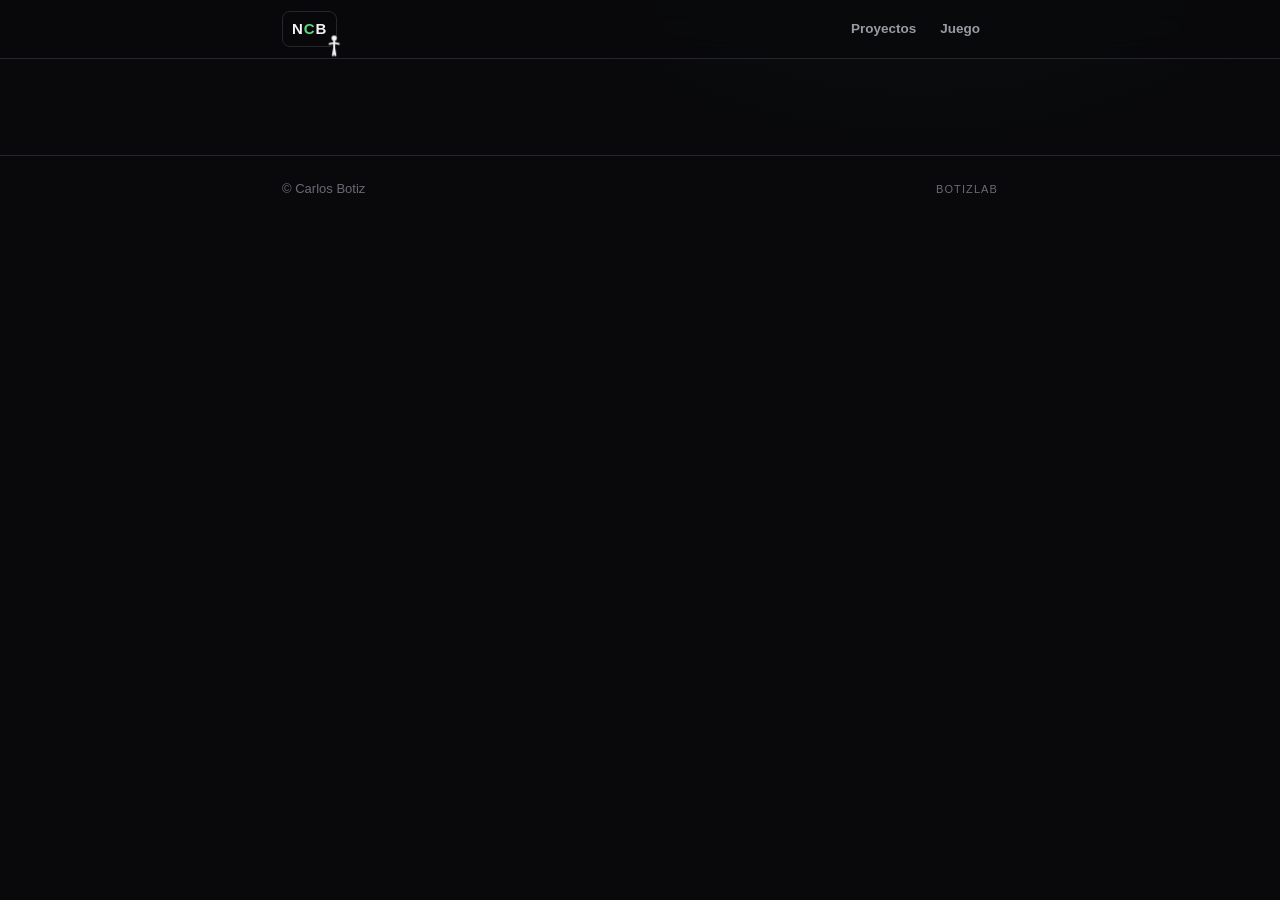
<file: cuenta/index.html>
<!DOCTYPE html>
<html lang="es">
<head>
  <meta charset="UTF-8" />
  <meta name="viewport" content="width=device-width, initial-scale=1.0" />
  <title>Tu cuenta — Carlos Botiz</title>
  <meta name="description" content="Tu cuenta de GymSpeak: la misma para la app, el juego y la web." />
  <meta name="theme-color" content="#09090b" />
  <link rel="icon" href="../assets/favicon.svg" type="image/svg+xml" />
  <link rel="stylesheet" href="../css/styles.css?v=15" />
  <link rel="stylesheet" href="cuenta.css?v=15" />
</head>
<body>

  <nav class="nav">
    <div class="wrap nav-inner">
      <a class="mono" href="/" aria-label="Inicio">N<i>C</i>B</a>
      <!-- El botón de cuenta va FUERA del menú plegable: en el móvil tiene que
           verse siempre, para saber de un vistazo si estás dentro o no. -->
      <div class="nav-derecha">
        <div class="nav-links" id="navLinks">
          <a href="/#proyectos">Proyectos</a>
        <a href="/juego/">Juego</a>
        </div>
        <span class="hueco-cuenta" id="huecoCuenta"></span>
        <button class="nav-toggle" id="navToggle" type="button" aria-label="Abrir menú" aria-expanded="false">≡</button>
      </div>
    </div>
  </nav>

  <main class="wrap estrecho">

    <!-- Cargando: evita el parpadeo de "Entrar" a quien ya tiene sesión -->
    <p class="cargando" id="cargando">Un momento…</p>

    <!-- ── Entrar o registrarse ── -->
    <section class="card" id="acceso" hidden>
      <div class="pestanas" role="tablist">
        <button type="button" role="tab" data-modo="entrar" aria-selected="true">Entrar</button>
        <button type="button" role="tab" data-modo="registro" aria-selected="false">Crear cuenta</button>
      </div>

      <p class="explica" id="explica">
        Si ya tienes cuenta de BotizLab, inicia sesión.
      </p>

      <form id="formAcceso" novalidate onsubmit="return false">
        <!-- En el registro cada campo va en su línea: son datos distintos, y en
             pareja parecen uno solo partido en dos -->
        <div class="solo-registro" hidden>
          <label>
            <span>Nombre</span>
            <input type="text" name="nombre" maxlength="40" autocomplete="name" aria-describedby="e-nombre" />
            <small class="fallo" id="e-nombre"></small>
          </label>
          <label>
            <span>Usuario</span>
            <input type="text" name="usuario" maxlength="20" autocomplete="username" placeholder="sin arroba" aria-describedby="e-usuario" />
            <small class="fallo" id="e-usuario"></small>
          </label>
        </div>

        <label>
          <span>Correo</span>
          <input type="email" name="email" maxlength="120" required autocomplete="email" aria-describedby="e-email" />
          <small class="fallo" id="e-email"></small>
        </label>

        <label>
          <span>Contraseña</span>
          <input type="password" name="clave" required autocomplete="current-password" aria-describedby="e-clave" />
          <small class="fallo" id="e-clave"></small>
        </label>

        <!-- Sin marcarla no se crea la cuenta. Y va desmarcada de fábrica: un
             consentimiento que viene puesto no consiente nada. -->
        <div class="solo-registro acepto" hidden>
          <label class="casilla">
            <input type="checkbox" name="acepto" aria-describedby="e-acepto" />
            <span class="casilla-txt">
              He leído y acepto los
              <a href="https://botizlab.github.io/gymspeak-web/terminos.html" target="_blank" rel="noopener">términos</a>
              y la
              <a href="https://botizlab.github.io/gymspeak-web/privacidad.html" target="_blank" rel="noopener">política de privacidad</a>.
            </span>
          </label>
          <small class="fallo" id="e-acepto"></small>
        </div>

        <div class="envio">
          <button class="btn btn-primary" type="submit" id="btnAcceso">Entrar</button>
          <button class="btn-texto" type="button" id="btnOlvide">He olvidado mi contraseña</button>
        </div>
        <p class="aviso" id="avisoAcceso" role="status" aria-live="polite"></p>
      </form>

      <p class="cambiar-modo">
        <span id="cambiarTexto">¿No tienes cuenta?</span>
        <button type="button" class="btn-texto" id="btnCambiar">Crear una</button>
      </p>
    </section>

    <!-- ── El perfil ── -->
    <section id="perfil" hidden>
      <div class="card ficha">
        <div class="ficha-cab">
          <span class="emoji-grande" id="emoji">💪</span>
          <div>
            <h1 id="nombreGrande">—</h1>
            <p class="usuario" id="usuarioChico"></p>
          </div>
          <button class="btn btn-ghost" type="button" id="btnSalir">Cerrar sesión</button>
        </div>

        <dl class="datos-cuenta">
          <div><dt>Correo</dt><dd id="correo"></dd></div>
          <div><dt>En GymSpeak desde</dt><dd id="desde"></dd></div>
        </dl>
      </div>

      <h2 class="label">Editar perfil</h2>
      <div class="card">
        <form id="formPerfil" novalidate onsubmit="return false">
          <label>
            <span>Nombre visible</span>
            <input type="text" id="pNombre" maxlength="40" placeholder="Tu nombre" aria-describedby="e-pnombre" />
            <small class="fallo" id="e-pnombre"></small>
          </label>
          <label>
            <span>Usuario</span>
            <input type="text" id="pUsuario" maxlength="24" placeholder="sin arroba" aria-describedby="e-pusuario" />
            <small class="fallo" id="e-pusuario"></small>
          </label>
          <label>
            <span>Bio <b class="contador" id="contadorBio"></b></span>
            <textarea id="pBio" rows="2" maxlength="150" placeholder="Algo corto sobre ti"></textarea>
          </label>
          <label>
            <span>Emoji</span>
            <div class="emojis" id="emojis" role="radiogroup" aria-label="Elige un emoji"></div>
          </label>
          <div class="envio">
            <button class="btn btn-primary" type="submit" id="btnGuardar">Guardar perfil</button>
            <p class="aviso" id="avisoPerfil" role="status" aria-live="polite"></p>
          </div>
        </form>
      </div>

      <h2 class="label">Ajustes</h2>
      <div class="card">
        <form id="formAjustes" novalidate onsubmit="return false">
          <label>
            <span>Unidad de peso</span>
            <select id="pUnidad">
              <option value="kg">Kilogramos (kg)</option>
              <option value="lb">Libras (lb)</option>
            </select>
          </label>
          <label class="casilla ajuste">
            <input type="checkbox" id="pCalendario" />
            <span class="casilla-txt">Que mis amigos puedan ver mi calendario de entrenamientos.</span>
          </label>
          <div class="envio">
            <button class="btn btn-primary" type="submit" id="btnAjustes">Guardar ajustes</button>
            <p class="aviso" id="avisoAjustes" role="status" aria-live="polite"></p>
          </div>
        </form>
        <p class="nota-app">
          El peso corporal, el sexo y el objetivo de entrenamiento se configuran en la app,
          en la pantalla del Entrenador. La suscripción Pro, también.
        </p>
      </div>

      <p class="borrar">
        ¿Quieres irte? Puedes
        <a href="https://botizlab.github.io/gymspeak-web/eliminar-cuenta.html" target="_blank" rel="noopener">eliminar tu cuenta</a>.
      </p>
    </section>

  </main>

  <footer>
    <div class="wrap footer-inner">
      <span>© <span id="year"></span> Carlos Botiz</span>
      <span class="sello">BotizLab</span>
    </div>
  </footer>

  <script type="module" src="cuenta-pagina.js?v=15"></script>
  <script type="module">
    import { montarCorredor } from '../js/corredor.js?v=15';
    import { montarBoton } from '../js/cuenta.js?v=15';
    montarCorredor('.nav-inner');
    montarBoton(document.getElementById('huecoCuenta'), { rutaPerfil: '/cuenta/' });
  </script>
</body>
</html>
</file>
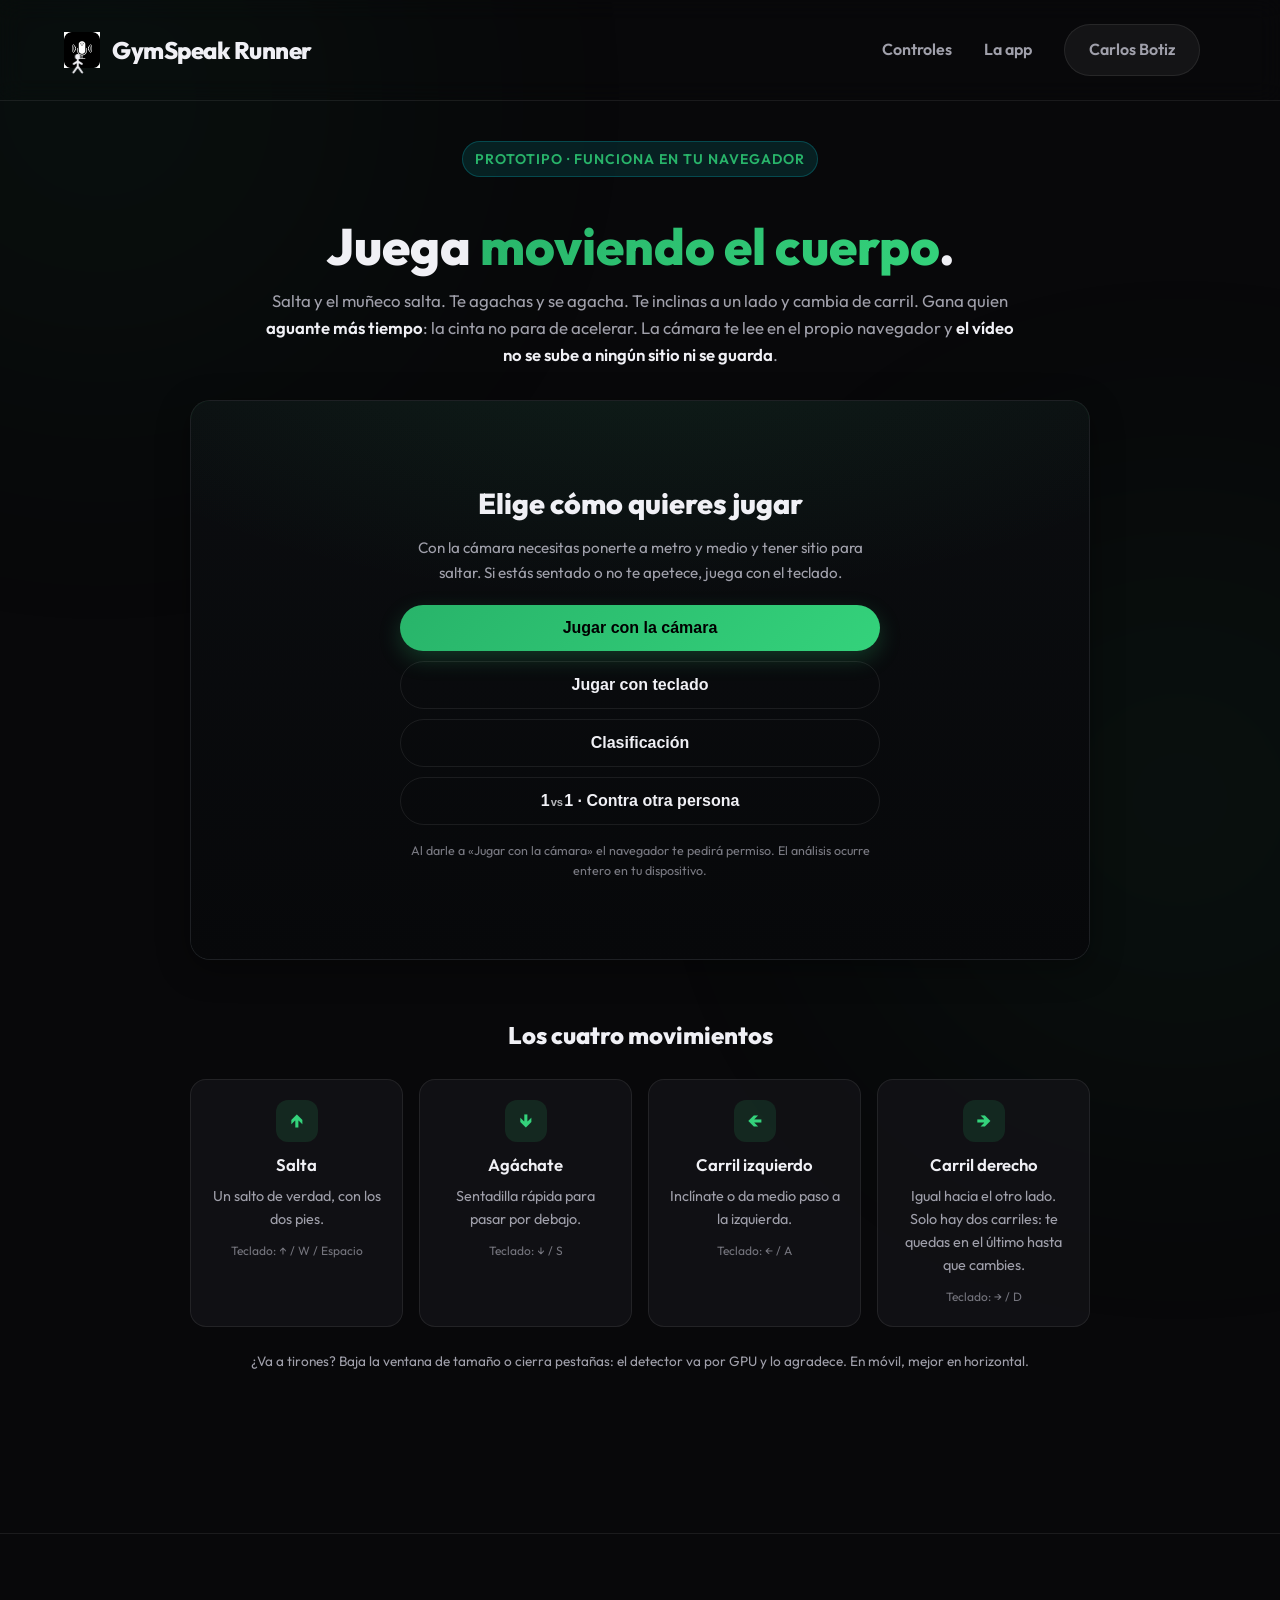
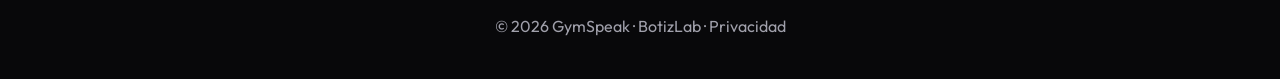
<file: juego/index.html>
<!DOCTYPE html>
<html lang="es">
<head>
    <meta charset="UTF-8">
    <meta name="viewport" content="width=device-width, initial-scale=1.0">
    <title>GymSpeak Runner — Juega moviendo el cuerpo</title>
    <meta name="description" content="Un juego que se controla con tu cuerpo: salta, agáchate y esquiva delante de la cámara. Todo pasa en tu navegador, el vídeo no sale de tu dispositivo.">

    <meta property="og:type" content="website">
    <meta property="og:title" content="GymSpeak Runner — Juega moviendo el cuerpo">
    <meta property="og:description" content="Salta, agáchate y esquiva de verdad. Sin instalar nada y sin subir tu vídeo a ningún sitio.">
    <meta property="og:url" content="https://botizlab.github.io/juego/">
    <meta property="og:image" content="https://botizlab.github.io/gymspeak-web/assets/images/banner.png">
    <link rel="canonical" href="https://botizlab.github.io/juego/">
    <meta name="twitter:card" content="summary_large_image">

    <link rel="preconnect" href="https://fonts.googleapis.com">
    <link rel="preconnect" href="https://fonts.gstatic.com" crossorigin>
    <link href="https://fonts.googleapis.com/css2?family=Outfit:wght@300;400;600;800&display=swap" rel="stylesheet">
    <script>document.documentElement.classList.add("js");</script>
    <link rel="stylesheet" href="css/style.css?v=22">
    <link rel="stylesheet" href="css/juego.css?v=22">
</head>
<body class="game-body">
    <!-- Navbar -->
    <nav class="navbar">
        <div class="container nav-container">
            <a href="/" class="logo-link">
                <img src="assets/logo.png" alt="Logo de GymSpeak" class="logo-img">
                <span class="logo-text">GymSpeak Runner</span>
            </a>
            <div class="nav-derecha">
                <ul class="nav-links" id="navLinks">
                    <li><a href="#movimientos">Controles</a></li>
                    <li><a href="https://botizlab.github.io/gymspeak-web/">La app</a></li>
                    <li><a href="/" class="btn-outline">Carlos Botiz</a></li>
                </ul>
                <span class="hueco-cuenta" id="huecoCuenta"></span>
                <button class="nav-toggle" id="navToggle" type="button" aria-label="Abrir menú" aria-expanded="false">≡</button>
            </div>
        </div>
    </nav>

    <main class="game-main container">
        <div class="game-intro">
            <div class="badge">Prototipo · Funciona en tu navegador</div>
            <h1 class="game-title">Juega <span class="highlight">moviendo el cuerpo</span>.</h1>
            <p class="game-sub">Salta y el muñeco salta. Te agachas y se agacha. Te inclinas a un lado y cambia de carril. Gana quien <strong>aguante más tiempo</strong>: la cinta no para de acelerar. La cámara te lee en el propio navegador y <strong>el vídeo no se sube a ningún sitio ni se guarda</strong>.</p>
        </div>

        <!-- Escenario del juego -->
        <div class="stage" id="stage">
            <canvas id="gameCanvas" width="900" height="560" aria-label="Juego de carriles controlado por movimiento"></canvas>

            <!-- Vista de la cámara con el esqueleto encima -->
            <div class="cam-box" id="camBox" hidden>
                <video id="cam" playsinline muted autoplay></video>
                <canvas id="camOverlay" width="240" height="180"></canvas>
                <span class="cam-tag" id="camTag">Leyendo</span>
            </div>

            <!-- Marcador -->
            <div class="hud" id="hud" hidden>
                <div class="hud-item"><span class="hud-label">Tiempo</span><strong id="score">0:00</strong></div>
                <div class="hud-item"><span class="hud-label">Perfectos</span><strong id="perfectos">0</strong></div>
                <div class="hud-item hud-lives"><span class="hud-label">Vidas</span><strong id="lives">♥♥♥</strong></div>
                <button class="hud-btn" id="btnPause" type="button" aria-label="Pausa">❚❚</button>
            </div>

            <!-- Récord y sonido, siempre visibles -->
            <div class="topbar">
                <span class="record-chip">Récord <strong id="record">—</strong></span>
                <button class="hud-btn" id="btnPantalla" type="button" aria-label="Pantalla completa" title="Pantalla completa">⛶</button>
                <button class="hud-btn" id="btnCalidad" type="button" aria-label="Calidad gráfica" title="Gráficos: altos">✦</button>
                <button class="hud-btn" id="btnSound" type="button" aria-label="Silenciar">🔊</button>
            </div>

            <!-- El rival, mientras dura el duelo -->
            <div class="rival" id="rival" hidden>
                <span class="rival-label">Rival</span>
                <strong id="rivalTiempo">0:00</strong>
                <span class="rival-estado" id="rivalEstado">corriendo</span>
            </div>

            <!-- Rendirse, a mano durante la partida y no escondido en la pausa -->
            <button class="btn-rendir" id="btnRendir" type="button" hidden>Rendirse</button>

            <!-- Cuenta atrás al volver de la pausa, con el juego congelado detrás -->
            <div class="reanudar" id="reanudar" hidden><span id="reanudarNum">3</span></div>

            <!-- Aviso del gesto detectado -->
            <div class="gesture-flash" id="gestureFlash" hidden></div>

            <!-- Capas de estado -->
            <div class="overlay" id="overlay">
                <div class="panel" id="panelStart">
                    <h2>Elige cómo quieres jugar</h2>
                    <p class="panel-note" id="startNote">Con la cámara necesitas ponerte a metro y medio y tener sitio para saltar. Si estás sentado o no te apetece, juega con el teclado.</p>
                    <div class="panel-modos">
                        <button class="btn-primary" id="btnCam" type="button">Jugar con la cámara</button>
                        <button class="btn-secondary" id="btnKeys" type="button">Jugar con teclado</button>
                        <button class="btn-secondary" id="btnTabla" type="button">Clasificación</button>
                        <button class="btn-secondary" id="btnDuelo" type="button">
                            1<span class="vs">vs</span>1 · Contra otra persona
                            <span class="chincheta" id="chinchetaRetos" hidden>0</span>
                        </button>
                    </div>
                    <p class="panel-legal">Al darle a «Jugar con la cámara» el navegador te pedirá permiso. El análisis ocurre entero en tu dispositivo.</p>
                </div>

                <div class="panel" id="panelLoading" hidden>
                    <div class="spinner" aria-hidden="true"></div>
                    <h2 id="loadingTitle">Cargando el detector…</h2>
                    <p class="panel-note" id="loadingNote">Son unos megas la primera vez. Después queda en caché.</p>
                </div>

                <div class="panel panel-ancho" id="panelPreview" hidden>
                    <h2>Colócate</h2>
                    <p class="preview-aviso" id="previewAviso">Buscándote…</p>
                    <p class="panel-note">De pie, a metro y medio o dos, que se te vea de las rodillas para arriba. Necesitas sitio para saltar y para dar medio paso a cada lado.</p>
                    <div class="panel-actions">
                        <button class="btn-primary" id="btnListo" type="button" disabled>Estoy listo</button>
                        <button class="btn-secondary" id="btnPreviewSalir" type="button">Volver</button>
                    </div>
                </div>

                <div class="panel" id="panelCalib" hidden>
                    <h2>Colócate y no te muevas</h2>
                    <p class="panel-note">De pie, a metro y medio o dos de la cámara, que se te vea de las rodillas para arriba.</p>
                    <div class="calib-ring">
                        <svg viewBox="0 0 120 120" aria-hidden="true">
                            <circle class="calib-bg" cx="60" cy="60" r="52"></circle>
                            <circle class="calib-fg" id="calibFg" cx="60" cy="60" r="52"></circle>
                        </svg>
                        <span id="calibCount">3</span>
                    </div>
                    <p class="calib-state" id="calibState">Buscándote…</p>
                </div>

                <div class="panel" id="panelError" hidden>
                    <h2 id="errorTitle">No se pudo abrir la cámara</h2>
                    <p class="panel-note" id="errorNote"></p>
                    <div class="panel-actions">
                        <button class="btn-secondary" id="btnErrorKeys" type="button">Jugar con teclado</button>
                    </div>
                </div>

                <div class="panel" id="panelLogin" hidden>
                    <h2>Entra con tu cuenta</h2>
                    <p class="panel-note">La misma que usas en la app. Hace falta para saber contra quién juegas y guardar el resultado.</p>
                    <form class="login-form" id="formLogin">
                        <input type="email" id="loginEmail" placeholder="Tu correo" autocomplete="email" required>
                        <input type="password" id="loginPass" placeholder="Tu contraseña" autocomplete="current-password" required>
                        <p class="login-error" id="loginError" hidden></p>
                        <div class="panel-actions">
                            <button class="btn-primary" id="btnEntrar" type="submit">Entrar</button>
                            <button class="btn-secondary" id="btnLoginVolver" type="button">Volver</button>
                        </div>
                    </form>
                    <p class="panel-legal">¿No tienes cuenta? Se crea desde la app de GymSpeak.</p>
                </div>

                <div class="panel" id="panelCola" hidden>
                    <div class="spinner" aria-hidden="true"></div>
                    <h2 id="colaTitulo">Buscando rival…</h2>
                    <p class="panel-note" id="colaNota">En cuanto entre alguien más, empezáis los dos a la vez y con la misma pista.</p>
                    <div class="panel-actions">
                        <button class="btn-secondary" id="btnCancelarCola" type="button">Cancelar</button>
                    </div>
                </div>

                <!-- La clasificación vive AQUÍ, no en la página: esto es un
                     juego, y un juego enseña sus cosas en su pantalla -->
                <div class="panel panel-ancho" id="panelTabla" hidden>
                    <h2>Clasificación</h2>
                    <div class="marcador">
                        <div class="marcador-cab">
                            <span id="tablaTotal">—</span>
                            <span id="tablaMiPuesto"></span>
                        </div>
                        <table class="marcador-tabla">
                            <thead><tr><th>#</th><th>Jugador</th><th>Marca</th></tr></thead>
                            <tbody id="tablaCuerpo"></tbody>
                        </table>
                    </div>
                    <p class="top-aviso" id="tablaAviso"></p>
                    <div class="mis-stats" id="misStats" hidden>
                        <div class="stat-caja"><span class="stat-n" id="stDuelos">0</span><span class="stat-t">Duelos</span></div>
                        <div class="stat-caja"><span class="stat-n" id="stVictorias">0</span><span class="stat-t">Victorias</span></div>
                        <div class="stat-caja"><span class="stat-n" id="stDerrotas">0</span><span class="stat-t">Derrotas</span></div>
                        <div class="stat-caja"><span class="stat-n" id="stRatio">—</span><span class="stat-t">Ratio</span></div>
                    </div>
                    <div class="panel-actions">
                        <button class="btn-secondary" id="btnTablaVolver" type="button">Volver</button>
                    </div>
                </div>

                <!-- Elegir cómo se juega el uno contra uno -->
                <div class="panel" id="panelDuelos" hidden>
                    <h2>1<span class="vs">vs</span>1</h2>
                    <p class="panel-note">Los dos corréis la misma pista y gana quien aguante más. <strong>El 1vs1 se juega con la cámara</strong>: te pedirá permiso y te calibrarás antes de buscar rival, para que ninguno de los dos juegue con teclado.</p>
                    <div class="panel-actions">
                        <button class="btn-primary" id="btnBuscarRival" type="button">Buscar rival</button>
                        <button class="btn-secondary" id="btnRetarAmigo" type="button">Retar a un amigo</button>
                        <button class="btn-secondary" id="btnDuelosVolver" type="button">Volver</button>
                    </div>
                    <div class="retos" id="retosPendientes">
                        <h3>Te han retado
                            <button class="btn-refrescar" id="btnRefrescarRetos" type="button" title="Buscar retos nuevos">↻</button>
                        </h3>
                        <p class="panel-note" id="retosNota">Ningún reto por ahora. Aparecen solos en cuanto alguien te rete.</p>
                        <div id="retosLista"></div>
                    </div>
                </div>

                <!-- Tus amigos, los mismos que en la app -->
                <div class="panel panel-ancho" id="panelAmigos" hidden>
                    <h2>Retar a un amigo</h2>
                    <p class="panel-note" id="amigosNota">Cargando tu lista…</p>
                    <div class="amigos" id="amigosLista"></div>
                    <div class="panel-actions">
                        <button class="btn-secondary" id="btnAmigosVolver" type="button">Volver</button>
                    </div>
                </div>

                <!-- Sala: ya hay rival, pero no se empieza hasta que los dos
                     dicen que están. Aquí se puede salir sin penalización. -->
                <div class="panel" id="panelSala" hidden>
                    <h2 id="salaTitulo">Rival encontrado</h2>
                    <p class="panel-note" id="salaNota">Cuando los dos estéis listos, empieza la cuenta atrás.</p>
                    <div class="sala-estados">
                        <div class="sala-jug" id="salaYo"><span class="sala-quien">Tú</span><span class="sala-marca">esperando</span></div>
                        <div class="sala-vs">vs</div>
                        <div class="sala-jug" id="salaRival"><span class="sala-quien">Rival</span><span class="sala-marca">esperando</span></div>
                    </div>
                    <div class="panel-actions">
                        <button class="btn-primary" id="btnListoDuelo" type="button">Estoy listo</button>
                        <button class="btn-secondary" id="btnSalirSala" type="button">Salir</button>
                    </div>
                    <p class="cuenta-atras" id="cuentaAtras" hidden></p>
                </div>

                <div class="panel" id="panelDuelo" hidden>
                    <h2 id="dueloTitulo">Se acabó</h2>
                    <p class="panel-score" id="dueloMarcador"></p>
                    <p class="panel-note" id="dueloNota"></p>
                    <div class="panel-actions">
                        <button class="btn-primary" id="btnOtroDuelo" type="button">Otro duelo</button>
                        <button class="btn-secondary" id="btnDueloSalir" type="button">Menú principal</button>
                    </div>
                </div>

                <div class="panel" id="panelPause" hidden>
                    <h2>En pausa</h2>
                    <p class="panel-note">Tómate el descanso, que para eso entrenas.</p>
                    <div class="panel-actions">
                        <button class="btn-primary" id="btnResume" type="button">Seguir</button>
                        <button class="btn-secondary" id="btnQuit" type="button">Menú principal</button>
                    </div>
                    <p class="panel-legal" id="notaPausa">Al seguir, tres segundos de cortesía para que te coloques.</p>
                </div>

                <div class="panel" id="panelOver" hidden>
                    <h2 id="finalTitle">Se acabó</h2>
                    <p class="panel-score">Has aguantado <strong id="finalScore">0:00</strong><br><span id="finalLine"></span></p>

                    <div class="stats">
                        <div class="stat"><span class="stat-label">Tiempo</span><strong id="statTiempo">0:00</strong></div>
                        <div class="stat"><span class="stat-label">Distancia</span><strong id="statDistancia">0 m</strong></div>
                        <div class="stat"><span class="stat-label">Ritmo medio</span><strong id="statRitmo">0 km/h</strong></div>
                        <div class="stat"><span class="stat-label">Calorías</span><strong id="statKcal">0 kcal</strong></div>
                    </div>
                    <p class="stats-note">Estimación de lo que quemarías en una cinta a ese ritmo, calculada para 70 kg. No mide lo que has quemado tú.</p>

                    <!-- Sin cuenta, la marca se queda en este navegador. Se dice
                         DESPUÉS de jugar y con el número delante: pedirlo antes
                         sería un peaje para entrar. -->
                    <!-- La clasificacion, aqui: es cuando de verdad quieres
                         saber en que puesto te ha dejado la partida -->
                    <div class="marcador" id="marcadorFinal" hidden>
                        <div class="marcador-cab">
                            <span>Clasificación</span>
                            <span id="marcadorMiPuesto"></span>
                        </div>
                        <table class="marcador-tabla">
                            <thead><tr><th>#</th><th>Jugador</th><th>Marca</th></tr></thead>
                            <tbody id="marcadorCuerpo"></tbody>
                        </table>
                    </div>

                    <p class="guardar-marca" id="guardarMarca" hidden>
                        Esta marca solo se guarda en este navegador.
                        <a href="https://botizlab.github.io/cuenta/">Entra con tu cuenta</a>
                        para que cuente en la clasificación.
                    </p>

                    <div class="panel-actions separado">
                        <button class="btn-primary" id="btnAgain" type="button">Otra vez</button>
                        <button class="btn-secondary" id="btnMenuFinal" type="button">Menú principal</button>
                        <a class="btn-secondary" href="https://play.google.com/store/apps/details?id=com.gymspeak.app">Descargar GymSpeak</a>
                    </div>
                </div>
            </div>
        </div>

        <!-- Qué hay en la pista -->
        <!-- Clasificación: una fila por persona, la mejor marca de cada uno -->
        <section class="controls" id="movimientos">
            <h2 class="controls-title">Los cuatro movimientos</h2>
            <div class="controls-grid">
                <div class="ctrl-card">
                    <span class="ctrl-icon">↑</span>
                    <h3>Salta</h3>
                    <p>Un salto de verdad, con los dos pies.</p>
                    <span class="ctrl-key">Teclado: ↑ / W / Espacio</span>
                </div>
                <div class="ctrl-card">
                    <span class="ctrl-icon">↓</span>
                    <h3>Agáchate</h3>
                    <p>Sentadilla rápida para pasar por debajo.</p>
                    <span class="ctrl-key">Teclado: ↓ / S</span>
                </div>
                <div class="ctrl-card">
                    <span class="ctrl-icon">←</span>
                    <h3>Carril izquierdo</h3>
                    <p>Inclínate o da medio paso a la izquierda.</p>
                    <span class="ctrl-key">Teclado: ← / A</span>
                </div>
                <div class="ctrl-card">
                    <span class="ctrl-icon">→</span>
                    <h3>Carril derecho</h3>
                    <p>Igual hacia el otro lado. Solo hay dos carriles: te quedas en el último hasta que cambies.</p>
                    <span class="ctrl-key">Teclado: → / D</span>
                </div>
            </div>
            <p class="controls-foot">¿Va a tirones? Baja la ventana de tamaño o cierra pestañas: el detector va por GPU y lo agradece. En móvil, mejor en horizontal.</p>
        </section>
    </main>

    <footer class="footer">
        <div class="container footer-container">
            <p>&copy; 2026 GymSpeak · <a href="/">BotizLab</a> · <a href="https://botizlab.github.io/gymspeak-web/privacidad.html">Privacidad</a></p>
        </div>
    </footer>

    <script type="module" src="js/juego.js?v=22"></script>
    <script type="module">
        // La misma cuenta que la web y que la app. Al estar en el mismo origen
        // la sesión ya viene compartida: no hay nada que sincronizar.
        import { montarBoton } from '/js/cuenta.js?v=22';
        montarBoton(document.getElementById('huecoCuenta'), { rutaPerfil: '/cuenta/' });

        const { montarCorredor } = await import('/js/corredor.js?v=22');
        montarCorredor('.nav-container');

        const { montarMenu } = await import('/js/menu.js?v=22');
        montarMenu();
    </script>
    <script type="module" src="js/clasificacion.js?v=22"></script>
</body>
</html>
</file>
<file: css/styles.css>
/* ============================================================
   Carlos Botiz — los proyectos, en bloques
   Todo en cajas, tipografía contenida (nada de titulares gigantes)
   y el muñeco corriendo por la barra.
   ============================================================ */

:root {
  --bg: #09090b;
  --surface: #141417;
  --surface-2: #1b1b1f;
  --border: #26262c;
  --text: #f4f4f6;
  --muted: #9a9aa3;
  --faint: #6a6a73;
  --accent: #5ad67d;
  --font: -apple-system, BlinkMacSystemFont, "Segoe UI", Roboto, Helvetica, Arial, sans-serif;

  /* Columna estrecha: es una ficha, no un cartel */
  --maxw: 760px;
  --nav-h: 58px;
  --media: 380px;   /* la mitad de --maxw, para colocar los márgenes */
}

* { box-sizing: border-box; margin: 0; padding: 0; }
html { scroll-behavior: smooth; }
body {
  font-family: var(--font);
  background: var(--bg);
  color: var(--text);
  font-size: 15px;
  line-height: 1.65;
  -webkit-font-smoothing: antialiased;
  overflow-x: hidden;
}
body::before {
  content: ""; position: fixed; inset: 0; z-index: -1; pointer-events: none;
  background: radial-gradient(620px 380px at 72% -12%, rgba(90, 214, 125, .055), transparent 70%);
}

/* ─── Los márgenes son la cinta ──────────────────────────────
   El hueco de los lados se convierte en la pista del juego: dos bandas de
   travesaños que bajan hacia ti según haces scroll, como la cinta de correr.
   Muy tenues a propósito: acompañan, no compiten con el contenido. */
.lados { position: fixed; inset: 0; z-index: -1; pointer-events: none; }
/* Ocupan el margen entero, de la columna al borde de la pantalla: si no,
   queda otro hueco muerto por fuera de la banda. */
.lado { position: absolute; top: 0; bottom: 0; overflow: hidden; }
.lado-izq { left: 0; right: calc(50% + var(--media)); }
.lado-der { left: calc(50% + var(--media)); right: 0; }

/* Los raíles que encierran la banda */
.lado::before, .lado::after {
  content: ""; position: absolute; top: 0; bottom: 0; width: 1px;
  background: linear-gradient(transparent, rgba(90, 214, 125, .16) 14%, rgba(90, 214, 125, .16) 86%, transparent);
}
.lado::before { left: 0; }
.lado::after { right: 0; }

/* Los travesaños. Se pintan de sobra por arriba y por abajo para que al
   desplazarlos no aparezca un borde vacío. */
.cinta {
  position: absolute; left: 0; right: 0; top: -60px; bottom: -60px;
  background: repeating-linear-gradient(
    to bottom,
    rgba(244, 244, 246, .05) 0 1px,
    transparent 1px 44px
  );
  will-change: transform;
}

/* Por debajo de esto el margen es demasiado fino para que se lea */
@media (max-width: 940px) { .lados { display: none; } }

a { color: inherit; text-decoration: none; }
img { max-width: 100%; }
.wrap { width: 100%; max-width: var(--maxw); margin: 0 auto; padding: 0 22px; }

:focus-visible { outline: 2px solid var(--accent); outline-offset: 3px; border-radius: 4px; }

/* Varios bloques son grid o flex, y eso gana al `hidden` por defecto */
[hidden] { display: none !important; }


/* ─── Barra ──────────────────────────────────────────────── */
.nav {
  position: sticky; top: 0; z-index: 40;
  background: rgba(9, 9, 11, .82); backdrop-filter: blur(12px);
  border-bottom: 1px solid var(--border);
}
.nav-inner { position: relative; display: flex; align-items: center; justify-content: space-between; height: var(--nav-h); }

.mono {
  font-size: 15px; font-weight: 800; letter-spacing: .06em;
  border: 1px solid var(--border); border-radius: 8px; padding: 5px 9px;
  transition: border-color .18s;
}
.mono i { color: var(--accent); font-style: normal; }
.mono:hover { border-color: var(--accent); }

/* `align-items: center` es lo que endereza el botón de cuenta: sin él los
   elementos se estiran y su texto queda a distinta altura que los enlaces. */
/* La derecha de la barra: enlaces, cuenta y el botón del menú. En escritorio
   van los tres en fila; en móvil los enlaces se pliegan y los otros dos se
   quedan siempre a la vista. */
.nav-derecha { display: flex; align-items: center; gap: 18px; }
.nav-links { display: flex; gap: 24px; align-items: center; }
.nav-links a { color: var(--muted); font-size: 13.5px; font-weight: 600; transition: color .15s; }
.nav-links a:hover { color: var(--text); }
.nav-toggle {
  display: none; background: none; border: 0; color: var(--text);
  font-size: 21px; line-height: 1; cursor: pointer; padding: 6px;
}

/* El muñeco corre por el borde inferior de la barra y salta los enlaces.
   Va detrás de todo para no comerse ningún clic. */
.runner { position: absolute; left: 0; bottom: 0; z-index: -1; pointer-events: none; }

/* ─── Cajas ──────────────────────────────────────────────── */
.card {
  background: var(--surface);
  border: 1px solid var(--border);
  border-radius: 16px;
  padding: 26px;
}

.label {
  font-size: 11px; font-weight: 700; letter-spacing: .18em; text-transform: uppercase;
  color: var(--faint); margin: 0 0 16px 4px;
}

/* Va con `main.wrap` y no con `main` a secas: `.wrap` pone `padding: 0 22px`
   y, siendo una clase, gana al selector de elemento. Por eso la primera caja
   salia pegada a la barra. */
main.wrap { padding-top: 56px; padding-bottom: 20px; }
main section { margin-bottom: 46px; }


/* ─── Quién soy ──────────────────────────────────────────── */
.intro { display: grid; grid-template-columns: 84px 1fr; gap: 22px; align-items: start; }
.avatar {
  position: relative; width: 84px; height: 84px; border-radius: 14px; overflow: hidden;
  border: 1px solid var(--border); background: var(--surface-2);
  display: grid; place-items: center;
}
.avatar img { position: absolute; inset: 0; width: 100%; height: 100%; object-fit: cover; z-index: 1; }
.avatar svg { width: 40px; height: 46px; }

.intro h1 { font-size: 18px; font-weight: 800; letter-spacing: -.01em; line-height: 1.3; }
.intro .role {
  font-size: 12px; font-weight: 700; letter-spacing: .04em;
  color: var(--accent); margin: 2px 0 12px;
}
.intro p { color: var(--muted); }
.intro .intro-text > p:last-child { max-width: 56ch; }

/* ─── Proyectos ──────────────────────────────────────────── */
.proyecto {
  display: grid; grid-template-columns: 180px 1fr; gap: 24px; align-items: start;
  margin-bottom: 16px; transition: border-color .2s;
}
.proyecto:hover { border-color: #34343c; }

/* La proporción se declara aquí para que la caja reserve su sitio antes de que
   la imagen (que carga en diferido) llegue. Si no, la fila mide 2 px y pega un
   salto al cargar. */
.thumb {
  border-radius: 10px; overflow: hidden; border: 1px solid var(--border); background: #000;
  transition: transform .25s ease;
  aspect-ratio: 800 / 498;
}
.thumb img { display: block; width: 100%; height: 100%; object-fit: cover; }
.proyecto:hover .thumb { transform: translateY(-3px); }
/* La captura de la app es vertical (1076x2238): se recorta por arriba para que
   no estire la fila hasta lo absurdo */
.thumb-app { aspect-ratio: 180 / 150; }
.thumb-app img { object-position: top; }

.proyecto-head { display: flex; align-items: center; gap: 10px; flex-wrap: wrap; }
.proyecto-head h3 { font-size: 17px; font-weight: 800; letter-spacing: -.01em; }
.proyecto-head .icono { width: 26px; height: 26px; border-radius: 7px; border: 1px solid var(--border); }

.proyecto p { color: var(--muted); margin: 10px 0 0; font-size: 14.5px; }

.datos { list-style: none; display: flex; flex-wrap: wrap; gap: 8px; margin: 14px 0 0; }
.datos li {
  font-size: 11.5px; color: var(--faint);
  background: var(--surface-2); border: 1px solid var(--border);
  border-radius: 6px; padding: 3px 9px;
}

.acciones { display: flex; gap: 10px; flex-wrap: wrap; margin-top: 18px; }

/* ─── Botones ────────────────────────────────────────────── */
.btn {
  position: relative; overflow: hidden;
  display: inline-flex; align-items: center; gap: 8px;
  padding: 10px 18px; border-radius: 10px; font-size: 13.5px; font-weight: 700;
  border: 1px solid transparent; cursor: pointer;
  transition: transform .18s ease, box-shadow .18s ease, border-color .18s ease;
}
.btn-primary { background: var(--text); color: #0a0a0b; }
.btn-primary:hover { transform: translateY(-2px); box-shadow: 0 8px 22px rgba(255, 255, 255, .14); }
.btn-primary::after {
  content: ""; position: absolute; top: 0; left: -130%; width: 55%; height: 100%;
  background: linear-gradient(120deg, transparent, rgba(255, 255, 255, .5), transparent);
  transform: skewX(-20deg); transition: left .55s ease;
}
.btn-primary:hover::after { left: 150%; }
.btn-ghost { background: var(--surface-2); color: var(--text); border-color: var(--border); }
.btn-ghost:hover { transform: translateY(-2px); border-color: var(--accent); }

/* ─── Contacto ───────────────────────────────────────────── */
.contacto { display: flex; flex-direction: column; align-items: stretch; gap: 16px; }
.contacto > p { color: var(--muted); }

.formulario { display: flex; flex-direction: column; gap: 12px; }
.campos { display: grid; grid-template-columns: 1fr 1fr; gap: 12px; }

.formulario label { display: flex; flex-direction: column; gap: 6px; }
.formulario label > span {
  font-size: 11px; font-weight: 700; letter-spacing: .12em; text-transform: uppercase;
  color: var(--faint);
}
.formulario input, .formulario textarea {
  font: inherit; font-size: 14px; color: var(--text);
  background: var(--bg); border: 1px solid var(--border); border-radius: 9px;
  padding: 10px 12px; width: 100%;
  transition: border-color .18s;
}
.formulario textarea { resize: vertical; min-height: 96px; }
.formulario input:hover, .formulario textarea:hover { border-color: #34343c; }
.formulario input:focus, .formulario textarea:focus {
  outline: none; border-color: var(--accent);
}
/* El rojo lo pone el validador, no el navegador: así solo se marca lo que el
   usuario ya ha dejado atrás, y nunca mientras teclea por primera vez. */
.formulario input.malo, .formulario textarea.malo { border-color: #d9614a; }
.formulario input.malo:focus, .formulario textarea.malo:focus { border-color: #e57b63; }

.fallo { font-size: 12px; color: #e57b63; min-height: 0; }
.fallo:empty { display: none; }

.contador {
  float: right; font-weight: 500; letter-spacing: 0; text-transform: none;
  color: var(--faint); font-size: 10.5px;
}
.contador.apurado { color: #e57b63; }

/* El cebo tiene que ser invisible para personas pero rellenable por un robot:
   nada de display:none, que muchos ya lo detectan. */
.cebo {
  position: absolute; width: 1px; height: 1px; overflow: hidden;
  clip-path: inset(50%); white-space: nowrap;
}

.envio { display: flex; align-items: center; gap: 14px; flex-wrap: wrap; margin-top: 2px; }
.envio .btn:disabled { opacity: .55; cursor: default; transform: none; box-shadow: none; }

.aviso { font-size: 13px; margin: 0; min-height: 1.2em; }
.aviso.ok { color: var(--accent); }
.aviso.mal { color: #e57b63; }

.alterna { font-size: 13px; color: var(--faint); }
.alterna a { color: var(--muted); border-bottom: 1px solid var(--border); }
.alterna a:hover { color: var(--accent); border-color: var(--accent); }
.redes { display: flex; gap: 18px; flex-wrap: wrap; }
.redes a { font-size: 13.5px; font-weight: 600; color: var(--muted); transition: color .15s; }
.redes a:hover { color: var(--accent); }

/* ─── Pie ────────────────────────────────────────────────── */
footer { border-top: 1px solid var(--border); padding: 22px 0; margin-top: 20px; }
.footer-inner {
  display: flex; justify-content: space-between; align-items: center;
  flex-wrap: wrap; gap: 8px; color: var(--faint); font-size: 13px;
}
.sello { letter-spacing: .1em; text-transform: uppercase; font-size: 11px; }

/* ─── Aparición al bajar ─────────────────────────────────── */
.reveal { opacity: 0; transform: translateY(14px); transition: opacity .5s ease, transform .5s ease; }
.reveal.in { opacity: 1; transform: none; }

/* ─── Estrecho ───────────────────────────────────────────── */

@media (max-width: 620px) {
  main.wrap { padding-top: 34px; }
  .campos { grid-template-columns: 1fr; }
  .intro { grid-template-columns: 64px 1fr; gap: 16px; }
  .avatar { width: 64px; height: 64px; }
  .avatar svg { width: 30px; height: 35px; }

  .proyecto { grid-template-columns: 1fr; gap: 18px; }
  .thumb-app { max-width: 190px; }

  /* La miniatura del juego a ancho completo: en móvil es lo que vende */
  .proyecto .thumb { max-width: none; }

  /* Los botones ocupan la línea: en el móvil se pulsa con el pulgar y un
     botón estrecho al lado de otro se falla */
  .acciones { flex-direction: column; align-items: stretch; }
  .acciones .btn { justify-content: center; padding: 13px 18px; }

  .contacto { align-items: stretch; }
  .contacto .btn { justify-content: center; }
  .redes { justify-content: center; gap: 14px 20px; }

  .nav-derecha { gap: 10px; }
  .nav-toggle { display: block; }
  .nav-links {
    position: absolute; top: var(--nav-h); left: -22px; right: -22px;
    flex-direction: column; gap: 0;
    background: var(--bg); border-bottom: 1px solid var(--border);
    max-height: 0; overflow: hidden; transition: max-height .3s ease;
  }
  .nav-links.open { max-height: 240px; }
  .nav-links a { padding: 15px 22px; width: 100%; border-top: 1px solid var(--border); }

  /* Nombres largos no pueden empujar al botón del menú fuera de la pantalla */
  .cuenta-nombre { max-width: 7ch; }
}

/* Pantallas muy estrechas: el nombre estorba, basta con el emoji */
@media (max-width: 380px) {
  .cuenta-nombre { display: none; }
  .cuenta-btn { padding: 5px 7px; }
}

@media (prefers-reduced-motion: reduce) {
  html { scroll-behavior: auto; }
  * { animation-duration: .001ms !important; transition-duration: .001ms !important; }
  .reveal { opacity: 1; transform: none; }
}
</file>
<file: cuenta/cuenta.css>
/* La página de cuenta. Hereda todo de ../css/styles.css; aquí solo lo suyo. */

.estrecho { max-width: 560px; }
main.estrecho { padding-top: 56px; }
@media (max-width: 620px) { main.estrecho { padding-top: 34px; } }

.cargando { color: var(--faint); text-align: center; padding: 60px 0; font-size: 14px; }

/* ─── Entrar / crear cuenta ─────────────────────────────── */
.pestanas {
  display: flex; gap: 4px; padding: 4px; margin-bottom: 18px;
  background: var(--bg); border: 1px solid var(--border); border-radius: 11px;
}
.pestanas button {
  flex: 1; font: inherit; font-size: 13.5px; font-weight: 700; cursor: pointer;
  background: none; border: 0; color: var(--muted); border-radius: 8px; padding: 8px;
  transition: background .18s, color .18s;
}
.pestanas button:hover { color: var(--text); }
.pestanas button[aria-selected="true"] { background: var(--surface-2); color: var(--text); }

.explica { color: var(--muted); font-size: 13.5px; margin-bottom: 18px; }

#formAcceso { display: flex; flex-direction: column; gap: 12px; }
#formAcceso label { display: flex; flex-direction: column; gap: 6px; }
/* `:not(.casilla-txt)` es la clave: sin eso, esta regla pinta el texto de la
   casilla en versalitas de 11 px, porque lleva ID y gana a cualquier clase. */
#formAcceso label > span:not(.casilla-txt),
#formPerfil label > span {
  font-size: 11px; font-weight: 700; letter-spacing: .12em; text-transform: uppercase;
  color: var(--faint);
}
/* Excluir la casilla es imprescindible: con `width: 100%` medía 462 px de
   ancho y empujaba su propio texto al otro extremo de la línea. */
#formAcceso input:not([type="checkbox"]), #formPerfil input {
  font: inherit; font-size: 14px; color: var(--text);
  background: var(--bg); border: 1px solid var(--border); border-radius: 9px;
  padding: 10px 12px; width: 100%; transition: border-color .18s;
}
#formAcceso input:not([type="checkbox"]):focus, #formPerfil input:focus { outline: none; border-color: var(--accent); }
#formAcceso input.malo, #formPerfil input.malo { border-color: #d9614a; }
#formAcceso input::placeholder, #formPerfil input::placeholder { color: var(--faint); }

/* El botón manda y va centrado; el enlace de la contraseña, debajo y en
   pequeño, que es una salida de emergencia y no la acción principal. */
#formAcceso .envio {
  display: flex; flex-direction: column; align-items: center; gap: 12px;
  margin-top: 6px;
}
#formAcceso .envio .btn { min-width: 180px; justify-content: center; }

.btn-texto {
  font: inherit; font-size: 12.5px; background: none; border: 0; cursor: pointer;
  color: var(--muted); text-decoration: underline; text-underline-offset: 3px; padding: 0;
}
.btn-texto:hover { color: var(--accent); }
.btn-texto[hidden] { display: none; }

/* ─── Aceptar términos ──────────────────────────────────── */
.acepto { margin-top: 4px; }
/* El selector va con #formAcceso a propósito: `#formAcceso label` pone
   `flex-direction: column` y gana por especificidad, así que sin esto la
   casilla acaba ENCIMA del texto en vez de a su izquierda. */
#formAcceso label.casilla, #formAjustes label.casilla {
  display: flex; flex-direction: row; align-items: flex-start; gap: 10px;
  cursor: pointer;
}
.casilla input[type="checkbox"] {
  width: 17px; height: 17px; flex: 0 0 auto; margin: 2px 0 0;
  accent-color: var(--accent); cursor: pointer;
}
.casilla-txt {
  flex: 1; min-width: 0;
  font-size: 12.5px; line-height: 1.5; color: var(--muted);
  font-weight: 400; letter-spacing: 0; text-transform: none;
}
.casilla-txt a { color: var(--text); text-decoration: underline; text-underline-offset: 2px; }
.casilla-txt a:hover { color: var(--accent); }
.acepto.malo .casilla input { outline: 2px solid #d9614a; outline-offset: 2px; }

/* ─── Cambiar de entrar a crear cuenta ──────────────────── */
.cambiar-modo {
  margin-top: 20px; padding-top: 16px; border-top: 1px solid var(--border);
  text-align: center; font-size: 12.5px; color: var(--faint);
}
.cambiar-modo .btn-texto { font-size: 12.5px; margin-left: 4px; color: var(--accent); }
.cambiar-modo .btn-texto:hover { color: var(--text); }

/* ─── La ficha del perfil ───────────────────────────────── */
.ficha-cab { display: flex; align-items: center; gap: 16px; flex-wrap: wrap; }
.emoji-grande {
  width: 62px; height: 62px; display: grid; place-items: center; font-size: 30px;
  background: var(--surface-2); border: 1px solid var(--border); border-radius: 15px;
  flex: 0 0 auto;
}
.ficha-cab h1 { font-size: 19px; font-weight: 800; letter-spacing: -.01em; }
.ficha-cab .usuario { font-size: 13px; color: var(--accent); }
.ficha-cab .btn { margin-left: auto; }

.datos-cuenta {
  margin-top: 20px; padding-top: 18px; border-top: 1px solid var(--border);
  display: grid; gap: 12px;
}
.datos-cuenta > div { display: grid; grid-template-columns: 150px 1fr; gap: 12px; align-items: baseline; }
.datos-cuenta dt {
  font-size: 11px; font-weight: 700; letter-spacing: .1em; text-transform: uppercase; color: var(--faint);
}
.datos-cuenta dd { margin: 0; font-size: 14px; overflow-wrap: anywhere; }

#formPerfil { display: flex; flex-direction: column; gap: 14px; }
#formPerfil label { display: flex; flex-direction: column; gap: 6px; }

.emojis { display: flex; flex-wrap: wrap; gap: 7px; }
.emoji-op {
  width: 40px; height: 40px; font-size: 19px; cursor: pointer; line-height: 1;
  background: var(--bg); border: 1px solid var(--border); border-radius: 10px;
  transition: border-color .15s, transform .15s;
}
.emoji-op:hover { transform: translateY(-2px); border-color: var(--muted); }
.emoji-op[aria-checked="true"] { border-color: var(--accent); background: var(--surface-2); }

/* ─── A dónde vale tu cuenta ────────────────────────────── */
.enlaces { display: grid; gap: 10px; }
.destino {
  display: block; padding: 15px 17px; border-radius: 12px;
  background: var(--surface); border: 1px solid var(--border);
  transition: border-color .18s, transform .18s;
}
.destino:hover { border-color: var(--accent); transform: translateY(-2px); }
.destino b { display: block; font-size: 14.5px; }
.destino span { font-size: 12.5px; color: var(--muted); }

.borrar { margin-top: 26px; font-size: 12.5px; color: var(--faint); text-align: center; }
.borrar a { color: var(--muted); text-decoration: underline; text-underline-offset: 2px; }
.borrar a:hover { color: #e57b63; }

@media (max-width: 520px) {
  .datos-cuenta > div { grid-template-columns: 1fr; gap: 2px; }
  .ficha-cab .btn { margin-left: 0; }
}

/* Salir en dos pasos: el segundo clic va en rojo, para que no se confunda
   con cualquier otro botón */
.btn.peligro {
  color: #e57b63; border-color: rgba(229, 123, 99, .45);
  background: rgba(229, 123, 99, .1);
}

/* ─── Perfil completo ───────────────────────────────────── */
#formPerfil textarea, #formAjustes select {
  font: inherit; font-size: 14px; color: var(--text);
  background: var(--bg); border: 1px solid var(--border); border-radius: 9px;
  padding: 10px 12px; width: 100%; transition: border-color .18s;
}
#formPerfil textarea { resize: vertical; min-height: 62px; }
#formPerfil textarea:focus, #formAjustes select:focus { outline: none; border-color: var(--accent); }

#formAjustes { display: flex; flex-direction: column; gap: 16px; }
#formAjustes label { display: flex; flex-direction: column; gap: 6px; }
#formAjustes label > span {
  font-size: 11px; font-weight: 700; letter-spacing: .12em; text-transform: uppercase;
  color: var(--faint);
}

#formPerfil .envio, #formAjustes .envio {
  display: flex; align-items: center; gap: 14px; flex-wrap: wrap; margin-top: 4px;
}

.contador { float: none; font-weight: 500; letter-spacing: 0; text-transform: none; color: var(--faint); font-size: 10.5px; }

.nota-app {
  margin-top: 18px; padding-top: 14px; border-top: 1px solid var(--border);
  font-size: 12px; color: var(--faint); line-height: 1.55;
}

/* Cada título se separa de la caja anterior mucho más de lo que se separa de
   la suya (36 px arriba contra 16 abajo). Sin esto quedaban pegados a la caja
   de encima, y un título pegado a lo anterior parece que la cierra en vez de
   abrir lo siguiente. */
#perfil .label { margin-top: 36px; }

/* Entrar/crear cuenta es una tarjeta corta: centrada queda donde la busca el
   ojo. El perfil no se centra, que es largo y debe empezar arriba. */
/* Sin restar alturas a ojo: el cuerpo se hace columna, el main se queda con
   el hueco que sobra entre la barra y el pie, y la tarjeta se centra dentro.
   Restando un numero fijo quedaba 66 px descuadrada, porque ese numero nunca
   coincide con lo que mide el pie de verdad. */
body.centrado { min-height: 100vh; display: flex; flex-direction: column; }
body.centrado main.estrecho {
  flex: 1; padding-top: 0;
  display: grid; align-content: center;
}
/* `main section` lleva 46 px de margen inferior, y al centrar cuentan como
   contenido: la tarjeta quedaba exactamente esos 46 px alta. */
body.centrado main.estrecho > section { margin-bottom: 0; }
</file>
<file: juego/css/style.css>
/* =========================================
   GymSpeak - Landing Page Styles
   ========================================= */

:root {
    --bg-dark: #08080a;
    --bg-card: rgba(20, 20, 25, 0.7);
    --text-main: #f0f0f5;
    --text-muted: #a0a0ab;
    --accent-green: #34d27b;
    --accent-blue: #28b46a;
    --glass-border: rgba(255, 255, 255, 0.08);
    --glass-shadow: 0 8px 32px 0 rgba(0, 0, 0, 0.37);
    --font-family: 'Outfit', sans-serif;
}

* {
    margin: 0;
    padding: 0;
    box-sizing: border-box;
}

html {
    scroll-behavior: smooth;
}

body {
    font-family: var(--font-family);
    background-color: var(--bg-dark);
    color: var(--text-main);
    line-height: 1.6;
    overflow-x: hidden;
    position: relative;
}

/* Background Gradients */
body::before, body::after {
    content: '';
    position: fixed;
    width: 600px;
    height: 600px;
    border-radius: 50%;
    filter: blur(150px);
    z-index: -1;
    opacity: 0.05;
}

body::before {
    top: -200px;
    left: -200px;
    background: var(--accent-blue);
}

body::after {
    bottom: -200px;
    right: -200px;
    background: var(--accent-green);
}

.container {
    max-width: 1200px;
    margin: 0 auto;
    padding: 0 24px;
}

/* ================= Navbar ================= */
.navbar {
    padding: 24px 0;
    position: sticky;
    top: 0;
    z-index: 100;
    -webkit-backdrop-filter: blur(12px);
    backdrop-filter: blur(12px);
    border-bottom: 1px solid var(--glass-border);
}

.nav-container {
    display: flex;
    justify-content: space-between;
    align-items: center;
}

.logo-link {
    display: flex;
    align-items: center;
    gap: 12px;
    text-decoration: none;
    color: var(--text-main);
}

.logo-img {
    height: 36px;
    width: auto;
}

.logo-text {
    font-size: 1.5rem;
    font-weight: 800;
    letter-spacing: -0.5px;
}

.nav-container { position: relative; }

/* La derecha de la barra: enlaces plegables, cuenta y boton de menu */
.nav-derecha { display: flex; align-items: center; gap: 16px; }

.nav-toggle {
    display: none; background: none; border: 0; cursor: pointer;
    color: var(--text-main); font-size: 22px; line-height: 1; padding: 6px;
}

.nav-links {
    display: flex;
    gap: 32px;
    align-items: center;
    list-style: none;
}

.nav-links a {
    text-decoration: none;
    color: var(--text-muted);
    font-weight: 600;
    transition: color 0.3s ease;
}

.nav-links a:hover {
    color: var(--text-main);
}

/* Buttons */
.btn-outline, .btn-primary, .btn-secondary {
    display: inline-block;
    padding: 12px 24px;
    border-radius: 100px;
    font-weight: 600;
    text-decoration: none;
    transition: all 0.3s ease;
    cursor: pointer;
}

.btn-outline {
    border: 1px solid var(--glass-border);
    color: var(--text-main);
    background: rgba(255, 255, 255, 0.05);
}

.btn-outline:hover {
    background: rgba(255, 255, 255, 0.1);
    border-color: rgba(255, 255, 255, 0.2);
}

.btn-primary {
    background: linear-gradient(135deg, var(--accent-blue), var(--accent-green));
    color: #000;
    border: none;
    box-shadow: 0 8px 22px rgba(52, 210, 123, 0.22);
}

.btn-primary:hover {
    transform: translateY(-2px);
    box-shadow: 0 10px 26px rgba(52, 210, 123, 0.33);
}

.btn-secondary {
    background: transparent;
    color: var(--text-main);
    border: 1px solid var(--glass-border);
}

.btn-secondary:hover {
    background: rgba(255, 255, 255, 0.05);
}

/* ================= Hero ================= */
.hero {
    padding: 100px 0;
    min-height: 80vh;
    display: flex;
    align-items: center;
}

.hero-container {
    display: flex;
    align-items: center;
    justify-content: space-between;
    gap: 60px;
}

.hero-content {
    flex: 1;
}

.badge {
    display: inline-block;
    padding: 6px 12px;
    background: rgba(0, 240, 255, 0.1);
    border: 1px solid rgba(0, 240, 255, 0.2);
    color: var(--accent-blue);
    border-radius: 100px;
    font-size: 0.875rem;
    font-weight: 600;
    margin-bottom: 24px;
    letter-spacing: 1px;
    text-transform: uppercase;
}

.hero-title {
    font-size: 4.5rem;
    font-weight: 800;
    line-height: 1.1;
    margin-bottom: 24px;
    letter-spacing: -2px;
}

.highlight {
    background: linear-gradient(135deg, var(--accent-blue), var(--accent-green));
    -webkit-background-clip: text;
    -webkit-text-fill-color: transparent;
}

.hero-subtitle {
    font-size: 1.25rem;
    color: var(--text-muted);
    margin-bottom: 40px;
    max-width: 500px;
}

.hero-buttons {
    display: flex;
    gap: 16px;
}

.hero-image {
    flex: 1;
    position: relative;
    display: flex;
    justify-content: center;
}

.mockup-img {
    max-width: 320px;
    width: 100%;
    z-index: 2;
    border-radius: 40px;
    box-shadow: 0 30px 60px rgba(0,0,0,0.5);
    border: 8px solid #1a1a1e;
}

.glow-effect {
    position: absolute;
    top: 50%;
    left: 50%;
    transform: translate(-50%, -50%);
    width: 120%;
    height: 120%;
    background: radial-gradient(circle, rgba(52, 210, 123, 0.12) 0%, rgba(52, 210, 123, 0) 70%);
    z-index: 1;
}

/* ================= Features ================= */
.features {
    padding: 100px 0;
}

.section-header {
    text-align: center;
    margin-bottom: 64px;
}

.section-header h2 {
    font-size: 3rem;
    font-weight: 800;
    margin-bottom: 16px;
    letter-spacing: -1px;
}

.section-header p {
    font-size: 1.25rem;
    color: var(--text-muted);
}

.features-grid {
    display: grid;
    grid-template-columns: repeat(auto-fit, minmax(250px, 1fr));
    gap: 32px;
}

.feature-card {
    background: var(--bg-card);
    -webkit-backdrop-filter: blur(16px);
    backdrop-filter: blur(16px);
    border: 1px solid var(--glass-border);
    border-radius: 24px;
    padding: 32px;
    transition: transform 0.3s ease, border-color 0.3s ease;
    box-shadow: var(--glass-shadow);
}

.feature-card:hover {
    transform: translateY(-10px);
    border-color: var(--accent-blue);
}

.icon-wrapper {
    width: 56px;
    height: 56px;
    border-radius: 16px;
    background: rgba(0, 240, 255, 0.1);
    display: flex;
    align-items: center;
    justify-content: center;
    color: var(--accent-blue);
    margin-bottom: 24px;
}

.feature-card:nth-child(even) .icon-wrapper {
    background: rgba(57, 255, 20, 0.1);
    color: var(--accent-green);
}

.feature-card:nth-child(even):hover {
    border-color: var(--accent-green);
}

.feature-card h3 {
    font-size: 1.5rem;
    margin-bottom: 12px;
}

.feature-card p {
    color: var(--text-muted);
}

/* ================= How it Works ================= */
.how-it-works {
    padding: 100px 0;
    background: linear-gradient(to bottom, transparent, rgba(20, 20, 25, 0.5));
}

.steps-container {
    display: flex;
    justify-content: space-between;
    gap: 40px;
    margin-top: 60px;
    position: relative;
}

.steps-container::before {
    content: '';
    position: absolute;
    top: 30px;
    left: 50px;
    right: 50px;
    height: 2px;
    background: linear-gradient(90deg, var(--accent-blue), var(--accent-green));
    z-index: 0;
    opacity: 0.3;
}

.step {
    flex: 1;
    text-align: center;
    position: relative;
    z-index: 1;
}

.step-number {
    width: 64px;
    height: 64px;
    border-radius: 50%;
    background: var(--bg-dark);
    border: 2px solid var(--accent-blue);
    color: var(--accent-blue);
    display: flex;
    align-items: center;
    justify-content: center;
    font-size: 1.5rem;
    font-weight: 800;
    margin: 0 auto 24px;
    box-shadow: 0 0 20px rgba(0, 240, 255, 0.2);
}

.step:nth-child(3) .step-number {
    border-color: var(--accent-green);
    color: var(--accent-green);
    box-shadow: 0 0 20px rgba(57, 255, 20, 0.2);
}

.step h3 {
    font-size: 1.5rem;
    margin-bottom: 12px;
}

.step p {
    color: var(--text-muted);
}

/* ================= Screenshots ================= */
.screens {
    padding: 60px 0 40px;
}

.wheel-viewport {
    overflow: hidden;
    cursor: grab;
    touch-action: pan-y;
    -webkit-mask-image: linear-gradient(90deg, transparent, #000 7%, #000 93%, transparent);
    mask-image: linear-gradient(90deg, transparent, #000 7%, #000 93%, transparent);
}

.wheel-viewport.dragging { cursor: grabbing; }

.wheel-track {
    display: flex;
    width: max-content;
    padding: 12px 0 24px;
    will-change: transform;
}

.wheel-track img {
    width: 220px;
    height: auto;
    margin-right: 22px;
    flex: 0 0 auto;
    border-radius: 28px;
    border: 6px solid #1a1a1e;
    box-shadow: 0 20px 40px rgba(0, 0, 0, 0.45);
    user-select: none;
    -webkit-user-drag: none;
    pointer-events: none;
}

@media (max-width: 600px) {
    .wheel-track img { width: 180px; margin-right: 16px; }
}

/* ================= Rangos ================= */
.ranks {
    padding: 50px 0 20px;
}

.ranks-wrap {
    overflow-x: auto;
    scrollbar-width: none;
    -ms-overflow-style: none;
}

.ranks-wrap::-webkit-scrollbar { display: none; }

.ranks-wrap svg {
    display: block;
    width: 100%;
    min-width: 680px;
    max-width: 940px;
    margin: 0 auto;
}

/* ================= Footer ================= */
.footer {
    padding: 80px 0 40px;
    border-top: 1px solid var(--glass-border);
    margin-top: 80px;
}

.footer-container {
    display: flex;
    justify-content: space-between;
    margin-bottom: 60px;
}

.footer-brand p {
    color: var(--text-muted);
    margin-top: 16px;
    max-width: 300px;
}

.footer-links {
    display: flex;
    gap: 80px;
}

.link-group h4 {
    margin-bottom: 24px;
    font-size: 1.1rem;
}

.link-group a {
    display: block;
    color: var(--text-muted);
    text-decoration: none;
    margin-bottom: 12px;
    transition: color 0.3s;
}

.link-group a:hover {
    color: var(--text-main);
}

.footer-bottom {
    text-align: center;
    color: var(--text-muted);
    padding-top: 24px;
    border-top: 1px solid var(--glass-border);
}

/* ================= Animations ================= */
html.js .fade-in {
    opacity: 0;
    transform: translateY(20px);
    transition: opacity 0.8s ease, transform 0.8s ease;
}

.fade-in.visible {
    opacity: 1;
    transform: translateY(0);
}

html.js .slide-up {
    opacity: 0;
    transform: translateY(50px);
    transition: opacity 1s ease, transform 1s ease;
}

.slide-up.visible {
    opacity: 1;
    transform: translateY(0);
}

/* ================= Responsive ================= */
@media (max-width: 900px) {
    .hero-container {
        flex-direction: column;
        text-align: center;
    }
    
    .hero-title {
        font-size: 3.5rem;
    }
    
    .hero-subtitle {
        margin: 0 auto 32px;
    }
    
    .hero-buttons {
        justify-content: center;
    }
    
    .steps-container {
        flex-direction: column;
        gap: 60px;
    }
    
    .steps-container::before {
        display: none;
    }
    
    .footer-container {
        flex-direction: column;
        gap: 40px;
    }
    
    /* Antes aqui ponia `display: none` y no habia boton de menu: en movil la
       web se quedaba SIN navegacion y sin acceso a la cuenta. Ahora los
       enlaces se pliegan y el boton de cuenta se queda siempre a la vista. */
    .nav-toggle { display: block; }
    .nav-links {
        position: absolute; top: 100%; left: 0; right: 0;
        flex-direction: column; gap: 0; align-items: stretch;
        background: var(--bg-dark); border-bottom: 1px solid var(--glass-border);
        max-height: 0; overflow: hidden; transition: max-height .3s ease;
    }
    .nav-links.abierto { max-height: 420px; }
    .nav-links li { width: 100%; border-top: 1px solid var(--glass-border); }
    .nav-links li a, .nav-links li .btn-outline {
        display: block; width: 100%; padding: 15px 24px;
        border: 0; border-radius: 0; text-align: left;
    }
    /* El de cuenta no se pliega: sale de la lista y se queda en la barra */
    .nav-links li:has(.hueco-cuenta) { display: none; }
}

/* Cinturon de seguridad: nada queda invisible aunque falle el JS de animaciones */
html.js .fade-in, html.js .slide-up { animation: gs-reveal 0s 2.5s forwards; }
@keyframes gs-reveal { to { opacity: 1; transform: none; } }

/* ── El entrenador: el personaje de la app ───────────────────── */

.coach-sec {
    padding: 100px 0;
}

.coach-wrap {
    display: grid;
    grid-template-columns: 0.8fr 1.2fr;
    gap: 60px;
    align-items: center;
}

.coach-stage {
    display: flex;
    justify-content: center;
    align-items: center;
    background: var(--bg-card);
    border: 1px solid var(--glass-border);
    border-radius: 28px;
    padding: 32px;
    box-shadow: var(--glass-shadow);
    backdrop-filter: blur(10px);
}

.coach-svg {
    width: 100%;
    max-width: 260px;
    height: auto;
}

/* Trazos del muñequito */
.c-limb, .c-arm {
    stroke: var(--text-main);
    stroke-linecap: round;
    fill: none;
}
.c-limb { stroke-width: 5; }
.c-arm  { stroke-width: 4.5; }
.c-fill { fill: var(--text-main); }
.c-bar {
    stroke: var(--accent-green);
    stroke-width: 5;
    stroke-linecap: round;
}
.c-plate { fill: var(--accent-green); }
.c-floor {
    stroke: var(--text-muted);
    stroke-width: 2.5;
    stroke-linecap: round;
    opacity: 0.35;
}

/* La sentadilla: el cuerpo baja y las piernas se abren */
.c-body { animation: coach-squat 2.4s ease-in-out infinite; }
.c-legs { animation: coach-legs 2.4s ease-in-out infinite; transform-origin: 50px 80px; }

@keyframes coach-squat {
    0%, 100% { transform: translateY(0); }
    50%      { transform: translateY(17px); }
}
@keyframes coach-legs {
    0%, 100% { transform: scaleX(1) scaleY(1); }
    50%      { transform: scaleX(1.45) scaleY(0.76); }
}

/* Respeta a quien prefiere no ver animaciones */
@media (prefers-reduced-motion: reduce) {
    .c-body, .c-legs { animation: none; }
}

.coach-text h2 {
    font-size: clamp(1.9rem, 4vw, 2.8rem);
    line-height: 1.15;
    margin: 16px 0 20px;
}

.coach-quote {
    border-left: 3px solid var(--accent-green);
    padding: 4px 0 4px 20px;
    margin-bottom: 20px;
    font-size: 1.12rem;
    line-height: 1.6;
    color: var(--text-main);
    font-style: italic;
}

.coach-body {
    color: var(--text-muted);
    font-size: 1.05rem;
    line-height: 1.7;
    margin-bottom: 28px;
}

@media (max-width: 820px) {
    .coach-sec { padding: 70px 0; }
    .coach-wrap {
        grid-template-columns: 1fr;
        gap: 36px;
    }
    .coach-stage { order: -1; padding: 24px; }
    .coach-svg { max-width: 190px; }
}

/* ── Recorrido guiado: el entrenador conduce la página ───────── */
/* Tres capas al nivel raíz para que los z-index se comparen entre sí:
   oscurecido (100) < sección iluminada (110) < diálogo (120).      */

.tour-dim {
    position: fixed;
    inset: 0;
    z-index: 100;
    /* Fondo opaco a secas: nada de backdrop-filter. El blur obligaba a
       re-desenfocar TODA la pantalla en cada frame del scroll del tour,
       y eso era el grueso del lag (sobre todo en móvil). */
    background: rgba(6, 6, 9, 0.9);
    opacity: 0;
    transition: opacity .5s ease;
    pointer-events: none;
}
.tour-dim.is-on { opacity: 1; }

/* La sección de la que está hablando sube por encima del oscurecido */
.tour-focus {
    position: relative;
    z-index: 110;
    border-radius: 24px;
    box-shadow: 0 0 0 2px rgba(52, 210, 123, .55), 0 0 70px rgba(52, 210, 123, .18);
    transition: box-shadow .5s ease;
}

.tour-stage {
    position: fixed;
    left: 0;
    right: 0;
    bottom: 0;
    z-index: 120;
    display: grid;
    grid-template-columns: auto 1fr;
    align-items: end;
    gap: 32px;
    max-width: 1180px;
    margin: 0 auto;
    padding: 0 40px 42px;
    opacity: 0;
    transform: translateY(28px);
    transition: opacity .5s ease, transform .5s ease;
}
.tour-stage.is-on { opacity: 1; transform: translateY(0); }

/* El muñequito, en grande de verdad */
.tour-fig {
    width: clamp(190px, 21vw, 320px);
    height: auto;
    overflow: visible;
    filter: drop-shadow(0 12px 34px rgba(0,0,0,.65));
}
.tour-fig line {
    stroke: var(--text-main);
    stroke-width: 5;
    stroke-linecap: round;
}
.tour-fig .g-head { fill: var(--text-main); }

/* El bocadillo de diálogo */
.tour-box {
    position: relative;
    /* Opaco: el bocadillo va siempre sobre el oscurecido (tambien opaco),
       asi que el backdrop-filter no aportaba nada visible y solo sumaba
       coste de compositing. */
    background: rgba(20, 20, 26, 0.98);
    border: 1px solid var(--glass-border);
    border-radius: 24px;
    padding: 26px 30px 22px;
    box-shadow: var(--glass-shadow);
    margin-bottom: 18px;
}
.tour-name {
    display: inline-block;
    color: var(--accent-green);
    font-size: 0.76rem;
    font-weight: 800;
    letter-spacing: 2px;
    text-transform: uppercase;
    margin-bottom: 10px;
}
.tour-text {
    color: var(--text-main);
    font-size: clamp(1.15rem, 1.9vw, 1.62rem);
    line-height: 1.45;
    font-weight: 500;
    min-height: 2.9em;
    margin: 0 0 16px;
}
.tour-foot {
    display: flex;
    align-items: center;
    gap: 16px;
}
.tour-dots {
    display: flex;
    gap: 5px;
    flex: 1;
    flex-wrap: wrap;
}
.tour-dots i {
    width: 20px;
    height: 4px;
    border-radius: 2px;
    background: rgba(255,255,255,.2);
    transition: background .3s ease;
}
.tour-dots i.on { background: var(--accent-green); }

.tour-next {
    display: inline-flex;
    align-items: center;
    gap: 8px;
    background: var(--accent-green);
    color: #06110b;
    border: 0;
    border-radius: 13px;
    padding: 13px 28px;
    font-family: var(--font-family);
    font-size: 1rem;
    font-weight: 800;
    cursor: pointer;
    transition: transform .2s ease;
}
.tour-next:hover { transform: scale(1.05); }

.tour-cta {
    background: var(--accent-green);
    color: #06110b;
    border-radius: 13px;
    padding: 13px 26px;
    font-weight: 800;
    text-decoration: none;
    animation: guide-cta-pulse 1.4s ease-in-out infinite;
}
@keyframes guide-cta-pulse {
    0%, 100% { transform: scale(1); }
    50%      { transform: scale(1.06); }
}

/* Botón secundario, al lado de "Seguir". Relleno gris para que se
   distinga claramente del verde del botón principal. */
.tour-skip {
    display: inline-flex;
    align-items: center;
    background: #26262e;
    border: 1px solid var(--glass-border);
    color: var(--text-muted);
    font-family: var(--font-family);
    font-size: 1rem;
    font-weight: 700;
    border-radius: 13px;
    padding: 13px 24px;
    cursor: pointer;
    transition: background .2s ease, color .2s ease;
}
.tour-skip:hover { background: #32323c; color: var(--text-main); }

/* Botón para volver a verlo, ya con la página normal */
.replay-tour {
    background: none;
    border: 1px solid var(--glass-border);
    color: var(--text-muted);
    font-family: var(--font-family);
    font-size: 0.85rem;
    font-weight: 700;
    padding: 8px 16px;
    border-radius: 10px;
    cursor: pointer;
}
.replay-tour:hover { color: var(--text-main); border-color: var(--accent-green); }

/* ── Poses (el mismo esqueleto que dentro de la app) ─────────── */

.g-arm-l, .g-arm-r { transform-origin: 30px 27px; }
.g-leg-l, .g-leg-r { transform-origin: 30px 52px; }
.g-all             { transform-origin: 30px 80px; }

.tour-stage[data-pose="walk"] .g-leg-l { animation: swing-a .62s ease-in-out infinite alternate; }
.tour-stage[data-pose="walk"] .g-leg-r { animation: swing-b .62s ease-in-out infinite alternate; }
.tour-stage[data-pose="walk"] .g-arm-l { animation: swing-b .62s ease-in-out infinite alternate; }
.tour-stage[data-pose="walk"] .g-arm-r { animation: swing-a .62s ease-in-out infinite alternate; }
.tour-stage[data-pose="walk"] .g-all   { animation: bob .31s ease-in-out infinite alternate; }

.tour-stage[data-pose="wave"] .g-arm-r { animation: wave .5s ease-in-out infinite alternate; }
.tour-stage[data-pose="wave"] .g-all   { animation: bob 1.2s ease-in-out infinite alternate; }

.tour-stage[data-pose="point"] .g-arm-r { transform: rotate(-112deg); }
.tour-stage[data-pose="point"] .g-all   { animation: point-nudge 1.1s ease-in-out infinite alternate; }

.tour-stage[data-pose="think"] .g-arm-r { transform: rotate(-124deg); }
.tour-stage[data-pose="think"] .g-all   { animation: bob 1.4s ease-in-out infinite alternate; }

.tour-stage[data-pose="cheer"] .g-arm-l { transform: rotate(52deg); }
.tour-stage[data-pose="cheer"] .g-arm-r { transform: rotate(-52deg); }
.tour-stage[data-pose="cheer"] .g-all   { animation: jump .42s ease-in-out infinite alternate; }

.tour-stage[data-pose="squat"] .g-all   { animation: mini-squat 1.5s ease-in-out infinite; }
.tour-stage[data-pose="squat"] .g-leg-l { animation: squat-l 1.5s ease-in-out infinite; }
.tour-stage[data-pose="squat"] .g-leg-r { animation: squat-r 1.5s ease-in-out infinite; }

@keyframes swing-a { from { transform: rotate(-19deg); } to { transform: rotate(19deg); } }
@keyframes swing-b { from { transform: rotate(19deg); }  to { transform: rotate(-19deg); } }
@keyframes bob     { from { transform: translateY(0); }  to { transform: translateY(-4px); } }
@keyframes jump    { from { transform: translateY(0); }  to { transform: translateY(-11px); } }
@keyframes wave    { from { transform: rotate(-118deg); } to { transform: rotate(-152deg); } }
@keyframes point-nudge { from { transform: translate(0,0); } to { transform: translate(5px,-6px); } }
@keyframes mini-squat { 0%,100% { transform: translateY(0); } 50% { transform: translateY(12px); } }
@keyframes squat-l    { 0%,100% { transform: rotate(0); } 50% { transform: rotate(-21deg); } }
@keyframes squat-r    { 0%,100% { transform: rotate(0); } 50% { transform: rotate(21deg); } }

@media (prefers-reduced-motion: reduce) {
    .tour-stage *, .tour-dim, .tour-focus { animation: none !important; transition: none !important; }
}

/* En móvil: el muñequito arriba del bocadillo y más pequeño */
@media (max-width: 860px) {
    .tour-stage {
        grid-template-columns: 1fr;
        gap: 0;
        padding: 0 14px 18px;
        justify-items: center;
    }
    .tour-fig { width: 132px; margin-bottom: -14px; }
    .tour-box { width: 100%; padding: 20px 20px 18px; margin-bottom: 0; }
    .tour-text { font-size: 1.05rem; min-height: 3.6em; }
    .tour-skip { font-size: 0.92rem; padding: 12px 18px; }
    .tour-next { padding: 12px 20px; font-size: 0.92rem; }
}

/* ── Sección final de descarga ───────────────────────────────── */

.download-sec {
    padding: 110px 0 120px;
    text-align: center;
}
.download-wrap h2 {
    font-size: clamp(2rem, 5vw, 3.2rem);
    margin-bottom: 40px;
    line-height: 1.15;
}

/* El "cubo" de Google Play: el destino de todo el recorrido */
.play-cube {
    display: inline-flex;
    align-items: center;
    gap: 18px;
    padding: 22px 40px;
    border-radius: 22px;
    background: var(--bg-card);
    border: 1px solid var(--glass-border);
    box-shadow: var(--glass-shadow);
    backdrop-filter: blur(10px);
    text-decoration: none;
    transition: transform .25s ease, border-color .25s ease, box-shadow .25s ease;
}
.play-cube:hover {
    transform: translateY(-4px) scale(1.02);
    border-color: var(--accent-green);
}
.play-cube-icon { width: 46px; height: 50px; flex-shrink: 0; }
.play-cube-text { display: flex; flex-direction: column; align-items: flex-start; line-height: 1.25; }
.play-cube-text small {
    color: var(--text-muted);
    font-size: 0.86rem;
    font-weight: 600;
    letter-spacing: .5px;
}
.play-cube-text strong {
    color: var(--text-main);
    font-size: 1.6rem;
    font-weight: 800;
    letter-spacing: -.4px;
}

/* Cuando el entrenador te lo señala, el cubo se enciende */
.play-cube.is-target {
    border-color: var(--accent-green);
    animation: cube-call 1.25s ease-in-out infinite;
}
@keyframes cube-call {
    0%, 100% { transform: scale(1);    box-shadow: 0 0 0 0 rgba(52, 210, 123, 0.5); }
    50%      { transform: scale(1.045); box-shadow: 0 0 0 22px rgba(52, 210, 123, 0); }
}

@media (prefers-reduced-motion: reduce) {
    .play-cube.is-target { animation: none; }
}

@media (max-width: 820px) {
    .download-sec { padding: 80px 0 90px; }
    .play-cube { padding: 18px 26px; gap: 14px; }
    .play-cube-text strong { font-size: 1.3rem; }
}
</file>
<file: juego/css/juego.css>
/* El atributo `hidden` tiene que ganar SIEMPRE. Sin esto cualquier regla con
   `display` lo anula: es lo que hacia que el marcador del rival siguiera a la
   vista jugando solo, aunque el elemento estuviera marcado como oculto. */
[hidden] { display: none !important; }

/* =========================================
   GymSpeak Runner - juego por cámara
   ========================================= */

.game-main {
    padding: 40px 24px 80px;
}

.game-intro {
    text-align: center;
    max-width: 760px;
    margin: 0 auto 32px;
}

.game-title {
    font-size: clamp(2rem, 5vw, 3.2rem);
    font-weight: 800;
    line-height: 1.15;
    margin: 16px 0 12px;
}

.game-sub {
    color: var(--text-muted);
    font-size: 1.05rem;
}

.game-sub strong {
    color: var(--text-main);
    font-weight: 600;
}

/* ================= Escenario ================= */
.stage {
    position: relative;
    max-width: 900px;
    margin: 0 auto;
    border-radius: 20px;
    overflow: hidden;
    border: 1px solid var(--glass-border);
    box-shadow: var(--glass-shadow);
    background: #0b0d11;
    aspect-ratio: 900 / 560;
}

#gameCanvas {
    display: block;
    width: 100%;
    height: 100%;
}

/* Cámara en miniatura */
.cam-box {
    position: absolute;
    top: 14px;
    right: 14px;
    width: 180px;
    aspect-ratio: 4 / 3;
    border-radius: 12px;
    overflow: hidden;
    border: 1px solid var(--glass-border);
    background: #000;
    z-index: 3;
}

.cam-box video,
.cam-box canvas {
    position: absolute;
    inset: 0;
    width: 100%;
    height: 100%;
    object-fit: cover;
    transform: scaleX(-1);
}

.cam-box video {
    opacity: 0.55;
}

.cam-tag {
    position: absolute;
    left: 6px;
    bottom: 6px;
    font-size: 0.65rem;
    letter-spacing: 0.04em;
    text-transform: uppercase;
    padding: 2px 7px;
    border-radius: 99px;
    background: rgba(0, 0, 0, 0.6);
    color: var(--accent-green);
}

.cam-tag.lost {
    color: #ffb454;
}

/* Marcador */
.hud {
    position: absolute;
    top: 14px;
    left: 14px;
    display: flex;
    gap: 18px;
    padding: 10px 16px;
    border-radius: 14px;
    background: rgba(8, 8, 10, 0.55);
    backdrop-filter: blur(8px);
    border: 1px solid var(--glass-border);
    z-index: 3;
}

.hud-item {
    display: flex;
    flex-direction: column;
    line-height: 1.1;
}

.hud-label {
    font-size: 0.65rem;
    text-transform: uppercase;
    letter-spacing: 0.06em;
    color: var(--text-muted);
}

.hud-item strong {
    font-size: 1.25rem;
    font-weight: 800;
}

.hud-lives strong {
    color: #ff5d6c;
    letter-spacing: 2px;
}

/* El rival, durante un duelo */
.rival {
    position: absolute;
    top: 14px;
    right: 14px;
    display: flex;
    flex-direction: column;
    align-items: flex-end;
    line-height: 1.15;
    padding: 10px 14px;
    border-radius: 14px;
    background: rgba(8, 8, 10, 0.55);
    backdrop-filter: blur(8px);
    border: 1px solid var(--glass-border);
    z-index: 3;
}

.rival-label {
    font-size: 0.65rem;
    text-transform: uppercase;
    letter-spacing: 0.06em;
    color: var(--text-muted);
}

.rival strong {
    font-size: 1.25rem;
    font-weight: 800;
    color: var(--accent-blue);
}

.rival-estado {
    font-size: 0.68rem;
    color: var(--accent-green);
}

.rival.caido strong { color: #ff5d6c; }
.rival.caido .rival-estado { color: #ff5d6c; }

/* Cuando hay cámara, el rival se aparta para no taparla */
.cam-box:not([hidden]) ~ .rival { top: auto; bottom: 62px; }

/* Formulario de acceso */
.login-form {
    display: flex;
    flex-direction: column;
    gap: 10px;
    margin-bottom: 6px;
}

.login-form input {
    background: rgba(255, 255, 255, 0.05);
    border: 1px solid var(--glass-border);
    border-radius: 12px;
    padding: 12px 14px;
    color: var(--text-main);
    font-family: var(--font-family);
    font-size: 0.95rem;
}

.login-form input:focus {
    outline: none;
    border-color: var(--accent-green);
}

.login-error {
    color: #ff5d6c;
    font-size: 0.85rem;
    margin: 0;
}

/* Botones dentro del escenario */
.hud-btn {
    background: rgba(255, 255, 255, 0.06);
    border: 1px solid var(--glass-border);
    color: var(--text-main);
    border-radius: 10px;
    width: 34px;
    height: 34px;
    font-size: 0.85rem;
    cursor: pointer;
    align-self: center;
    line-height: 1;
    transition: background 0.2s ease;
}

.hud-btn:hover {
    background: rgba(255, 255, 255, 0.14);
}

/* Récord y sonido, arriba a la derecha bajo la cámara */
.topbar {
    position: absolute;
    right: 14px;
    bottom: 14px;
    display: flex;
    align-items: center;
    gap: 10px;
    z-index: 3;
}

.record-chip {
    font-size: 0.72rem;
    text-transform: uppercase;
    letter-spacing: 0.06em;
    color: var(--text-muted);
    background: rgba(8, 8, 10, 0.55);
    backdrop-filter: blur(8px);
    border: 1px solid var(--glass-border);
    border-radius: 99px;
    padding: 6px 12px;
}

.record-chip strong {
    color: var(--accent-green);
    font-size: 0.85rem;
    margin-left: 4px;
}

/* Iconos de la leyenda de obstáculos */
.icon-verde { background: rgba(52, 210, 123, 0.12); color: var(--accent-green); }
.icon-acero { background: rgba(126, 138, 156, 0.14); color: #9aa6b8; }

/* Aviso del gesto detectado */
.gesture-flash {
    position: absolute;
    left: 50%;
    top: 22%;
    transform: translateX(-50%);
    font-size: 1.4rem;
    font-weight: 800;
    letter-spacing: 0.08em;
    text-transform: uppercase;
    color: var(--accent-green);
    text-shadow: 0 2px 20px rgba(52, 210, 123, 0.5);
    pointer-events: none;
    z-index: 3;
    animation: flashPop 0.45s ease-out forwards;
}

@keyframes flashPop {
    0%   { opacity: 0; transform: translateX(-50%) scale(0.7); }
    30%  { opacity: 1; transform: translateX(-50%) scale(1.05); }
    100% { opacity: 0; transform: translateX(-50%) scale(1.15); }
}

/* ================= Capas de estado ================= */
.overlay {
    position: absolute;
    inset: 0;
    display: flex;
    align-items: center;
    justify-content: center;
    padding: 24px;
    /* Fondo PROPIO, no el gameplay difuminado: un menú tiene que verse como un
       menú y no como una pausa translúcida sobre la partida. Se tapa entero. */
    background:
        radial-gradient(120% 90% at 50% -20%, rgba(52, 210, 123, .10), transparent 62%),
        linear-gradient(#0b0d10, #07080a);
    z-index: 4;
}

/* En pausa sí interesa ver por dónde ibas: ahí el fondo se vuelve velo */
.overlay.velo {
    background: rgba(8, 8, 10, .74);
    backdrop-filter: blur(6px);
}

.overlay[hidden] {
    display: none;
}

.panel {
    text-align: center;
    max-width: 480px;
}

.panel[hidden] {
    display: none;
}

.panel h2 {
    font-size: clamp(1.3rem, 3vw, 1.8rem);
    font-weight: 800;
    margin-bottom: 10px;
}

.panel-note {
    color: var(--text-muted);
    font-size: 0.95rem;
    margin-bottom: 20px;
}

.panel-legal {
    color: var(--text-muted);
    font-size: 0.78rem;
    margin-top: 16px;
    opacity: 0.75;
}

.panel-score {
    font-size: 1.05rem;
    color: var(--text-muted);
    margin-bottom: 20px;
}

.panel-score strong {
    color: var(--accent-green);
    font-size: 1.8rem;
    font-weight: 800;
}

/* Resumen de la sesión al caer */
.stats {
    display: grid;
    grid-template-columns: repeat(4, 1fr);
    gap: 8px;
    margin: 0 0 10px;
}

.stat {
    background: rgba(255, 255, 255, 0.04);
    border: 1px solid var(--glass-border);
    border-radius: 12px;
    padding: 10px 6px;
    display: flex;
    flex-direction: column;
    gap: 2px;
}

.stat-label {
    font-size: 0.62rem;
    text-transform: uppercase;
    letter-spacing: 0.05em;
    color: var(--text-muted);
}

.stat strong {
    font-size: 1rem;
    font-weight: 800;
    color: var(--accent-green);
}

.stats-note {
    font-size: 0.72rem;
    color: var(--text-muted);
    opacity: 0.75;
    margin-bottom: 18px;
}

@media (max-width: 480px) {
    .stats { grid-template-columns: repeat(2, 1fr); }
}

/* Los modos van uno debajo de otro: son una lista de opciones, no una fila de
   botones, y en una fila el tercero se cae a otra linea y descoloca todo. */
.panel-modos { display: flex; flex-direction: column; gap: 10px; margin-top: 1.2rem; }
.panel-modos button { width: 100%; justify-content: center; padding: 14px 20px; font-size: 1rem; }

.panel-actions {
    display: flex;
    gap: 12px;
    justify-content: center;
    flex-wrap: wrap;
}

/* Los botones no heredan la tipografía por defecto */
.panel-actions button,
.panel-actions a {
    cursor: pointer;
    font-family: var(--font-family);
    font-size: 1rem;
}

.panel-actions button:disabled {
    opacity: 0.4;
    cursor: not-allowed;
    transform: none;
    box-shadow: none;
}

/* Pie simplificado de esta página */
.game-body .footer-container {
    justify-content: center;
    margin-bottom: 0;
    color: var(--text-muted);
}

.game-body .footer-container a {
    color: var(--text-muted);
    text-decoration: none;
}

.game-body .footer-container a:hover {
    color: var(--accent-green);
}

/* Ruedita de calibración */
.calib-ring {
    position: relative;
    width: 120px;
    height: 120px;
    margin: 0 auto 14px;
}

.calib-ring svg {
    width: 100%;
    height: 100%;
    transform: rotate(-90deg);
}

.calib-ring circle {
    fill: none;
    stroke-width: 6;
    stroke-linecap: round;
}

.calib-bg {
    stroke: rgba(255, 255, 255, 0.08);
}

.calib-fg {
    stroke: var(--accent-green);
    stroke-dasharray: 327;
    stroke-dashoffset: 327;
    transition: stroke-dashoffset 0.1s linear;
}

.calib-ring span {
    position: absolute;
    inset: 0;
    display: flex;
    align-items: center;
    justify-content: center;
    font-size: 2.4rem;
    font-weight: 800;
}

.calib-state {
    color: var(--text-muted);
    font-size: 0.9rem;
}

.calib-state.ok {
    color: var(--accent-green);
}

.spinner {
    width: 42px;
    height: 42px;
    margin: 0 auto 18px;
    border-radius: 50%;
    border: 3px solid rgba(255, 255, 255, 0.12);
    border-top-color: var(--accent-green);
    animation: spin 0.8s linear infinite;
}

@keyframes spin {
    to { transform: rotate(360deg); }
}

/* ================= Chuleta de controles ================= */
.controls {
    max-width: 900px;
    margin: 56px auto 0;
}

.controls-title {
    text-align: center;
    font-size: 1.5rem;
    font-weight: 800;
    margin-bottom: 24px;
}

.controls-grid {
    display: grid;
    grid-template-columns: repeat(auto-fit, minmax(190px, 1fr));
    gap: 16px;
}

.ctrl-card {
    background: var(--bg-card);
    border: 1px solid var(--glass-border);
    border-radius: 16px;
    padding: 20px;
    text-align: center;
}

.ctrl-icon {
    display: inline-flex;
    align-items: center;
    justify-content: center;
    width: 42px;
    height: 42px;
    border-radius: 12px;
    background: rgba(52, 210, 123, 0.12);
    color: var(--accent-green);
    font-size: 1.3rem;
    font-weight: 800;
    margin-bottom: 10px;
}

.ctrl-card h3 {
    font-size: 1.05rem;
    font-weight: 600;
    margin-bottom: 6px;
}

.ctrl-card p {
    color: var(--text-muted);
    font-size: 0.9rem;
    margin-bottom: 10px;
}

.ctrl-key {
    display: block;
    font-size: 0.75rem;
    color: var(--text-muted);
    opacity: 0.7;
}

.controls-foot {
    text-align: center;
    color: var(--text-muted);
    font-size: 0.85rem;
    margin-top: 24px;
}

/* ================= Responsive ================= */
@media (max-width: 640px) {
    .cam-box {
        width: 110px;
        top: 10px;
        right: 10px;
    }

    .hud {
        gap: 12px;
        padding: 8px 12px;
        top: 10px;
        left: 10px;
    }

    .hud-item strong {
        font-size: 1rem;
    }

    .panel-actions {
        flex-direction: column;
    }

    .panel-actions button,
    .panel-actions a {
        width: 100%;
    }
}

/* La cámara a lo grande mientras te colocas: para verte hay que VERTE, no
   adivinar en un recuadro de 180 píxeles */
.cam-box.grande {
    inset: 0;
    top: 0;
    right: 0;
    width: auto;
    height: auto;
    aspect-ratio: auto;
    border-radius: 0;
    border: none;
    z-index: 3;
}

.cam-box.grande video { opacity: 0.9; }
.cam-box.grande .cam-tag { display: none; }

.panel-ancho { max-width: 560px; }

.preview-aviso {
    font-size: 1.05rem;
    font-weight: 600;
    color: #ffb454;
    background: rgba(8, 8, 10, 0.72);
    border-radius: 12px;
    padding: 10px 14px;
    margin-bottom: 14px;
}

.preview-aviso.ok { color: var(--accent-green); }

/* Con la cámara grande detrás, el panel necesita fondo propio */
#panelPreview h2,
#panelPreview .panel-note {
    background: rgba(8, 8, 10, 0.72);
    border-radius: 12px;
    padding: 8px 14px;
}

/* Pantalla completa: el escenario se come la pantalla entera */
.stage:fullscreen {
    width: 100vw;
    height: 100vh;
    max-width: none;
    max-height: none;
    aspect-ratio: auto;
    border-radius: 0;
    border: none;
}

/* ================= Móvil en vertical =================
   En un teléfono de pie, un escenario apaisado se queda en una franja de nada
   en medio de la pantalla. Aquí el juego pasa a ocupar casi todo el alto: el
   render lee la forma del hueco y se compone en vertical solo. */
@media (max-width: 820px) and (orientation: portrait) {
    .game-main { padding: 12px 10px 48px; }

    .game-intro { margin-bottom: 16px; }
    .game-title { font-size: clamp(1.5rem, 7vw, 2.1rem); }
    .game-sub { font-size: 0.92rem; }

    .stage {
        width: 100%;
        max-width: none;
        aspect-ratio: auto;          /* manda la altura, no la proporción */
        height: min(76vh, 720px);
        border-radius: 16px;
    }

    /* El marcador, en una fila compacta que no se coma la pista */
    .hud {
        top: 10px;
        left: 10px;
        right: 10px;
        gap: 12px;
        padding: 8px 12px;
        justify-content: space-between;
    }
    .hud-item strong { font-size: 1.05rem; }
    .hud-label { font-size: 0.58rem; }

    .topbar { right: 10px; bottom: 10px; gap: 8px; }
    .record-chip { font-size: 0.62rem; padding: 5px 9px; }

    /* La cámara y el rival se reparten el hueco de abajo */
    .cam-box { width: 96px; top: auto; bottom: 52px; right: 10px; }
    .rival {
        top: auto;
        bottom: 52px;
        left: 10px;
        right: auto;
        padding: 7px 11px;
    }
    .rival strong { font-size: 1rem; }
    .cam-box:not([hidden]) ~ .rival { bottom: 52px; }

    .gesture-flash { font-size: 1.1rem; top: 26%; }
    .panel h2 { font-size: 1.2rem; }
    .panel-note { font-size: 0.88rem; }
}

@media (prefers-reduced-motion: reduce) {
    .gesture-flash,
    .spinner {
        animation: none;
    }
}

/* ─── Sala del duelo ──────────────────────────────────────────────────────── */
.sala-estados {
    display: flex; align-items: center; justify-content: center; gap: 1rem;
    margin: 1.3rem 0;
}
.sala-jug {
    flex: 1; max-width: 150px; padding: .8rem;
    background: rgba(255, 255, 255, .04);
    border: 1px solid var(--glass-border, #26262c); border-radius: 12px;
    transition: border-color .2s, background .2s;
}
.sala-jug.listo { border-color: var(--accent-green, #34d27b); background: rgba(52, 210, 123, .09); }
.sala-quien { display: block; font-weight: 800; font-size: .95rem; }
.sala-marca { display: block; font-size: .78rem; color: var(--text-muted, #a0a0ab); margin-top: .15rem; }
.sala-jug.listo .sala-marca { color: var(--accent-green, #34d27b); font-weight: 700; }
.sala-vs { font-size: .8rem; color: var(--text-muted, #a0a0ab); font-weight: 800; letter-spacing: .1em; }

/* La cuenta atrás manda: es lo único que hay que mirar en ese momento */
.cuenta-atras {
    font-size: 3.4rem; font-weight: 900; line-height: 1;
    color: var(--accent-green, #34d27b); margin-top: 1rem;
    font-variant-numeric: tabular-nums;
}

/* Sin cuenta: la marca se queda en el navegador */
.guardar-marca {
    margin-top: 1rem; padding: .8rem 1rem; font-size: .85rem;
    background: rgba(255, 255, 255, .035);
    border: 1px solid var(--glass-border, #26262c); border-radius: 11px;
    color: var(--text-muted, #a0a0ab);
}
.guardar-marca a { color: var(--accent-green, #34d27b); font-weight: 700; }

/* ─── Marcador al terminar ────────────────────────────────────────────────── */
.marcador {
    margin-top: 1.1rem; text-align: left;
    border: 1px solid var(--glass-border, #26262c); border-radius: 12px;
    overflow: hidden; background: rgba(255, 255, 255, .025);
}
.marcador-cab {
    display: flex; align-items: center; justify-content: space-between;
    padding: .6rem .9rem; border-bottom: 1px solid var(--glass-border, #26262c);
    font-size: .68rem; letter-spacing: .14em; text-transform: uppercase;
    color: var(--text-muted, #a0a0ab); font-weight: 700;
}
.marcador-cab span:last-child { color: var(--accent-green, #34d27b); letter-spacing: .04em; }
.marcador-tabla { width: 100%; border-collapse: collapse; }
.marcador-tabla th {
    text-align: left; padding: .45rem .9rem; font-size: .64rem;
    text-transform: uppercase; letter-spacing: .1em;
    color: var(--text-muted, #a0a0ab); font-weight: 700;
}
.marcador-tabla th:last-child, .marcador-tabla .marca { text-align: right; }
.marcador-tabla td {
    padding: .5rem .9rem; font-size: .88rem;
    border-top: 1px solid rgba(255, 255, 255, .05);
}
.marcador-tabla .puesto {
    width: 2.2rem; font-weight: 800; color: var(--text-muted, #a0a0ab);
    font-variant-numeric: tabular-nums;
}
.marcador-tabla .marca { font-weight: 800; font-variant-numeric: tabular-nums; white-space: nowrap; }
/* Tu fila, con barra lateral ademas del fondo: no solo color */
.marcador-tabla tr.yo { background: rgba(52, 210, 123, .1); box-shadow: inset 3px 0 0 var(--accent-green, #34d27b); }
.marcador-tabla tr.yo .puesto { color: var(--accent-green, #34d27b); }

/* La tabla grande de la pagina: el podio se marca con el numero en verde */
.tabla-top .puesto.podio { color: var(--accent-green, #34d27b); }

/* ─── Retos y amigos ──────────────────────────────────────────────────────── */
.retos { margin-top: 1.2rem; padding-top: 1rem; border-top: 1px solid var(--glass-border, #26262c); }
.retos h3 {
    font-size: .7rem; letter-spacing: .14em; text-transform: uppercase;
    color: var(--accent-green, #34d27b); margin-bottom: .6rem; font-weight: 800;
}
.reto, .amigo {
    display: flex; align-items: center; gap: .6rem;
    padding: .55rem .7rem; margin-bottom: .5rem;
    background: rgba(255, 255, 255, .035);
    border: 1px solid var(--glass-border, #26262c); border-radius: 10px;
}
.reto-quien, .amigo-quien {
    flex: 1; min-width: 0; text-align: left; font-weight: 700; font-size: .92rem;
    overflow: hidden; text-overflow: ellipsis; white-space: nowrap;
}
.btn-mini { padding: .35rem .8rem; font-size: .78rem; border-radius: 8px; flex: 0 0 auto; }
/* La lista puede crecer: que se desplace ella, no el panel entero */
.amigos { max-height: 260px; overflow-y: auto; margin: .8rem 0; }

/* ─── Tus números ─────────────────────────────────────────────────────────── */
.mis-stats {
    display: grid; grid-template-columns: repeat(4, 1fr); gap: .6rem; margin-top: 1rem;
}
.stat-caja {
    padding: .8rem .5rem; text-align: center;
    background: rgba(255, 255, 255, .03);
    border: 1px solid var(--glass-border, #26262c); border-radius: 11px;
}
.stat-n {
    display: block; font-size: 1.4rem; font-weight: 900; line-height: 1.1;
    font-variant-numeric: tabular-nums;
}
.stat-t {
    display: block; font-size: .66rem; letter-spacing: .1em; text-transform: uppercase;
    color: var(--text-muted, #a0a0ab); margin-top: .2rem; font-weight: 700;
}
@media (max-width: 560px) {
    .mis-stats { grid-template-columns: repeat(2, 1fr); }
}

/* ─── Rendirse, durante la partida ────────────────────────────────────────── */
.btn-rendir {
    position: absolute; left: 14px; bottom: 14px; z-index: 3;
    font-family: var(--font-family); font-size: .78rem; font-weight: 700;
    padding: .45rem .9rem; border-radius: 999px; cursor: pointer;
    color: var(--text-muted, #a0a0ab);
    background: rgba(8, 8, 10, .6); backdrop-filter: blur(6px);
    border: 1px solid var(--glass-border, #26262c);
    transition: color .15s, border-color .15s;
}
.btn-rendir:hover { color: #ff6b6b; border-color: rgba(255, 107, 107, .5); }
/* Discreto a proposito: esta a mano, pero no invita a pulsarlo */

/* ─── Cuenta atras al reanudar ────────────────────────────────────────────── */
.reanudar {
    position: absolute; inset: 0; z-index: 5;
    display: grid; place-items: center;
    background: rgba(8, 8, 10, .45);
    font-size: clamp(3rem, 14vw, 6rem); font-weight: 900; line-height: 1;
    color: var(--accent-green, #34d27b);
    font-variant-numeric: tabular-nums;
    text-shadow: 0 0 40px rgba(52, 210, 123, .5);
}

/* El "vs" del 1vs1, mas pequeño para que se lean los unos */
.vs { font-size: .7em; opacity: .75; margin: 0 .1em; }

/* Chincheta de retos pendientes sobre el boton del modo */
.chincheta {
    display: inline-grid; place-items: center; min-width: 20px; height: 20px;
    margin-left: .5rem; padding: 0 6px; border-radius: 999px;
    background: #ff5d6c; color: #fff; font-size: .72rem; font-weight: 900;
}

/* Refrescar retos: pequeño, junto al titulo */
.retos h3 { display: flex; align-items: center; justify-content: space-between; gap: .5rem; }
.btn-refrescar {
    background: none; border: 1px solid var(--glass-border, #26262c); border-radius: 7px;
    color: var(--text-muted, #a0a0ab); cursor: pointer;
    font-size: .9rem; line-height: 1; padding: .25rem .5rem;
    transition: color .15s, border-color .15s;
}
.btn-refrescar:hover { color: var(--accent-green, #34d27b); border-color: var(--accent-green, #34d27b); }

/* El corte de la clasificacion: los puntos dicen "aqui falta gente" */
.marcador-tabla tr.hueco td {
    text-align: center; color: var(--text-muted, #a0a0ab);
    letter-spacing: .3em; padding: .25rem 0; font-size: .9rem;
}
/* Los botones del resumen, despegados de la tabla */
.panel-actions.separado { margin-top: 1.4rem; padding-top: 1.2rem; border-top: 1px solid var(--glass-border, #26262c); }
</file>
